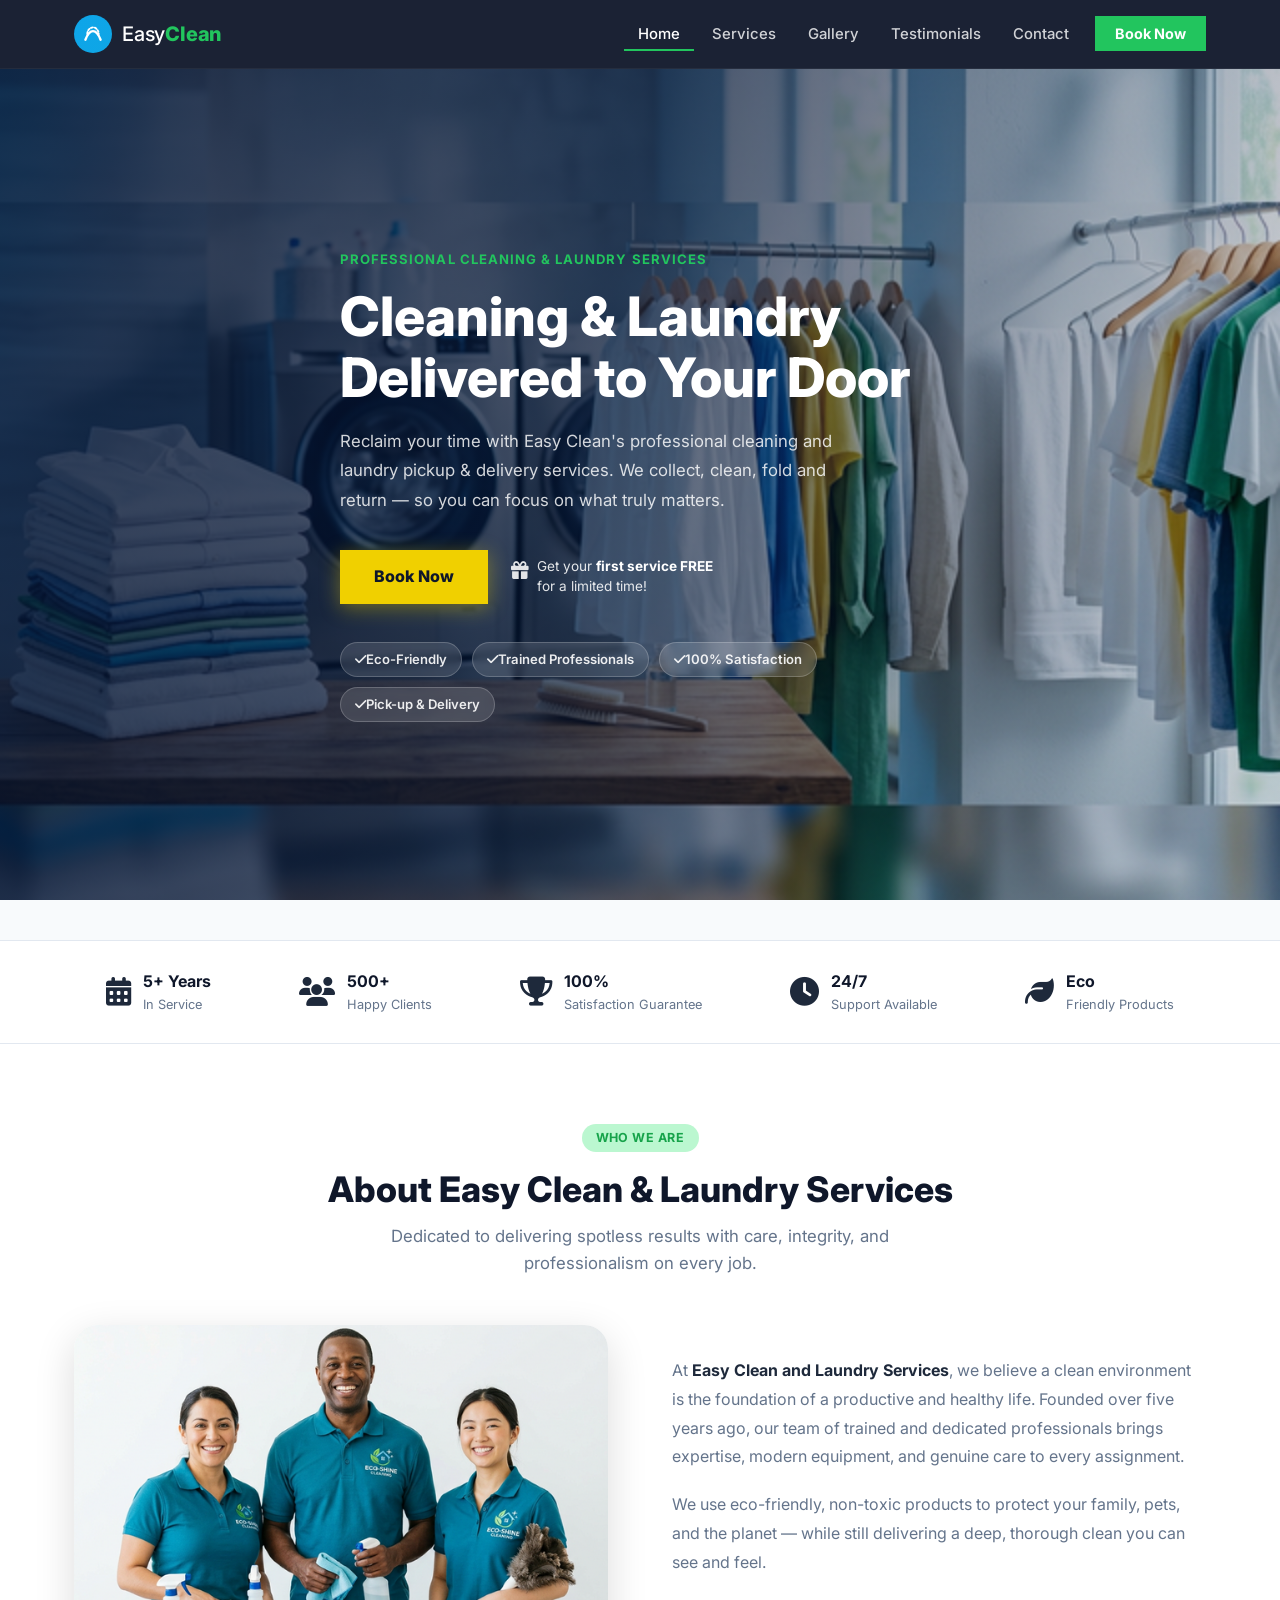
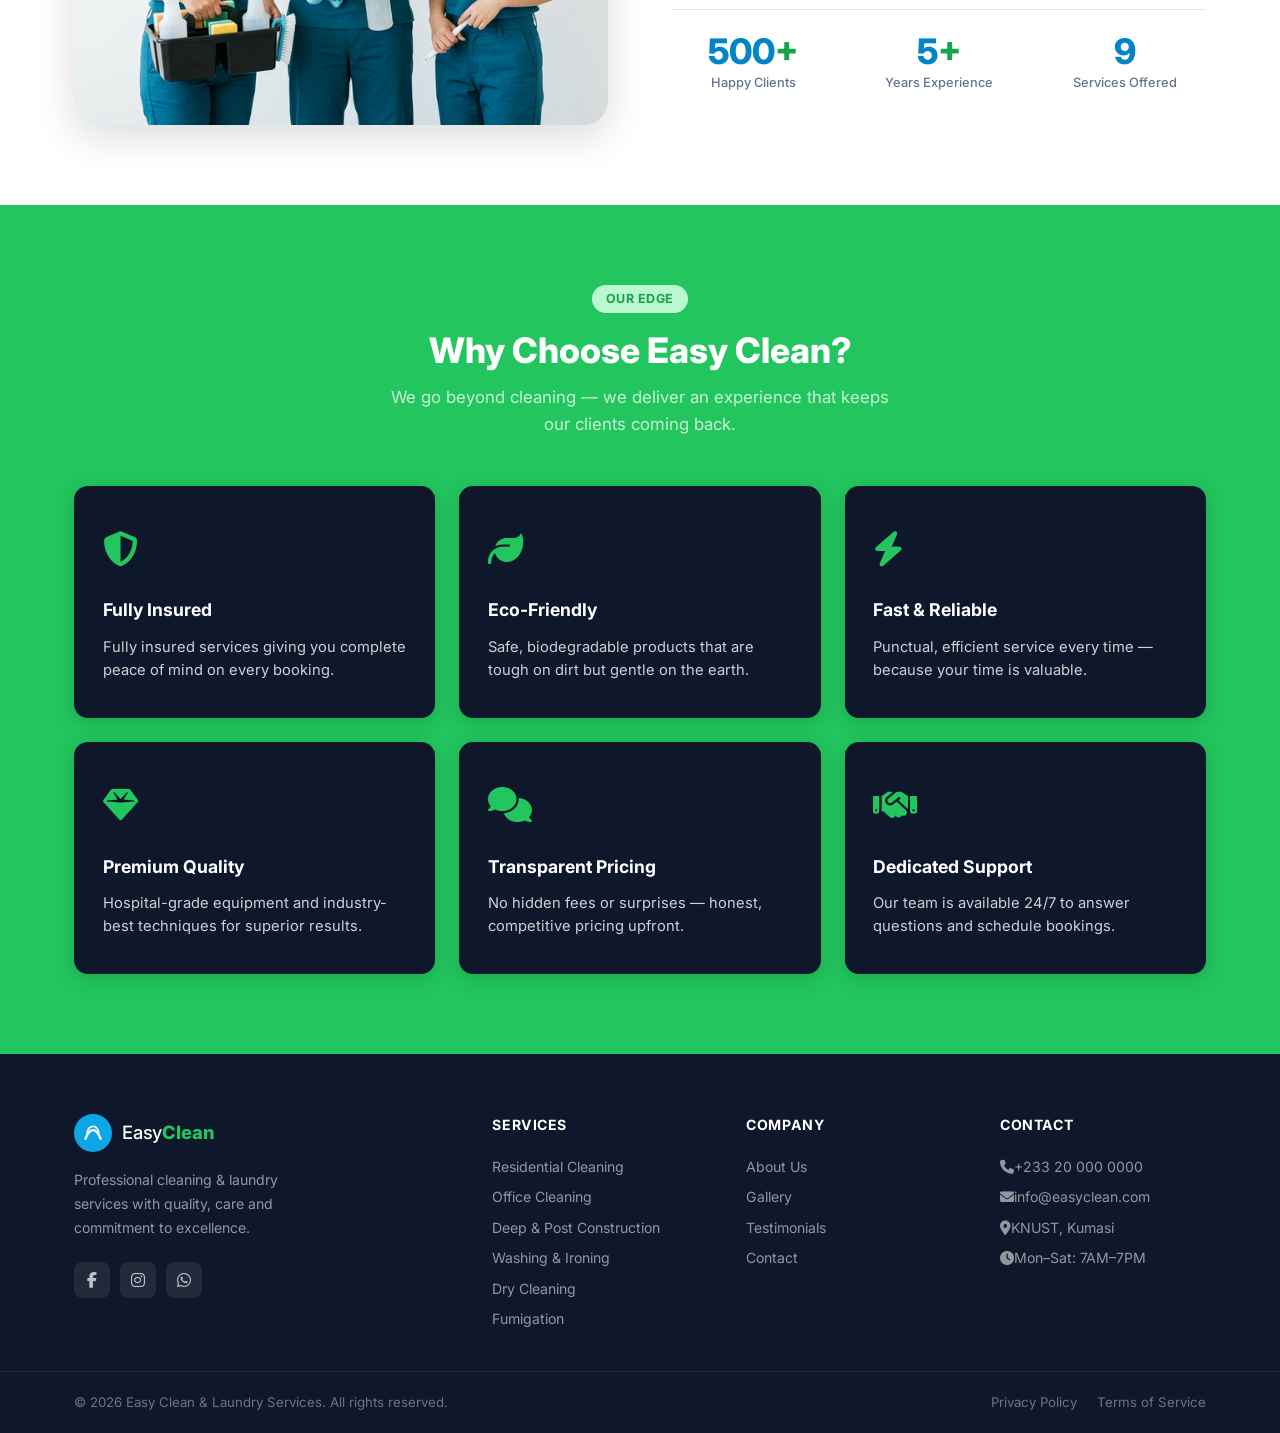
<file: index.html>
<!DOCTYPE html>
<html lang="en">

<head>
    <meta charset="UTF-8" />
    <meta name="viewport" content="width=device-width, initial-scale=1.0" />
    <meta name="description"
        content="Easy Clean and Laundry Services — Professional residential, office, deep cleaning, laundry, dry cleaning, fumigation and pickup & delivery solutions." />
    <title>Home | Easy Clean & Laundry Services</title>
    <link rel="preconnect" href="https://fonts.googleapis.com" />
    <link rel="preconnect" href="https://fonts.gstatic.com" crossorigin />
    <link rel="stylesheet" href="https://cdnjs.cloudflare.com/ajax/libs/font-awesome/6.5.1/css/all.min.css" crossorigin="anonymous" />
    <link href="https://fonts.googleapis.com/css2?family=Inter:wght@400;500;600;700;800&display=swap"
        rel="stylesheet" />
    <link rel="stylesheet" href="styles.css" />
</head>

<body>

    <!-- ===== NAVBAR ===== -->
    <header class="navbar" id="navbar">
        <div class="nav-container">
            <a class="logo" href="index.html">
                <div class="logo-icon">
                    <svg viewBox="0 0 40 40" fill="none" xmlns="http://www.w3.org/2000/svg">
                        <circle cx="20" cy="20" r="20" fill="url(#lg)" />
                        <path d="M12 26c2-5 5-9 8-9s6 4 8 9" stroke="#fff" stroke-width="2.5" stroke-linecap="round" />
                        <path d="M14 20c0-4 3-7 6-7s6 3 6 7" stroke="#fff" stroke-width="2" stroke-linecap="round"
                            stroke-dasharray="2 2" />
                        <defs>
                            <linearGradient id="lg" x1="0" y1="0" x2="40" y2="40">
                                <stop offset="0%" stop-color="#0ea5e9" />
                                <stop offset="100%" stop-color="#22c55e" />
                            </linearGradient>
                        </defs>
                    </svg>
                </div>
                <span class="logo-text">Easy<strong>Clean</strong></span>
            </a>

            <nav>
                <ul class="nav-menu" id="navMenu">
                    <li><a href="index.html" class="nav-link active">Home</a></li>
                    <li><a href="services.html" class="nav-link">Services</a></li>
                    <li><a href="gallery.html" class="nav-link">Gallery</a></li>
                    <li><a href="testimonials.html" class="nav-link">Testimonials</a></li>
                    <li><a href="contact.html" class="nav-link">Contact</a></li>
                    <li><a href="contact.html" class="nav-cta">Book Now</a></li>
                </ul>
            </nav>

            <button class="hamburger" id="hamburger" aria-label="Toggle menu">
                <span></span><span></span><span></span>
            </button>
        </div>
    </header>

    <main>

        <!-- Hero -->
        <!-- Full-width background hero -->
        <section class="hero">
            <!-- background image + dark overlay handled in CSS via hero class -->
            <div class="hero-overlay"></div>
            <div class="container hero-inner">
                <div class="hero-content">
                    <span class="hero-eyebrow">Professional Cleaning &amp; Laundry Services</span>
                    <h1 class="hero-title">Cleaning &amp; Laundry<br>Delivered to Your Door</h1>
                    <p class="hero-subtitle">Reclaim your time with Easy Clean's professional cleaning and laundry
                        pickup &amp; delivery services. We collect, clean, fold and return — so you can focus on what
                        truly matters.</p>
                    <div class="hero-cta-row">
                        <a href="contact.html" class="hero-btn">Book Now</a>
                        <div class="hero-cta-note">
                            <span class="hero-cta-note-icon"><i class="fa-solid fa-gift"></i></span>
                            <span>Get your <strong>first service FREE</strong><br>for a limited time!</span>
                        </div>
                    </div>
                    <div class="hero-pills">
                        <span class="hero-pill"><i class="fa-solid fa-check"></i> Eco-Friendly</span>
                        <span class="hero-pill"><i class="fa-solid fa-check"></i> Trained Professionals</span>
                        <span class="hero-pill"><i class="fa-solid fa-check"></i> 100% Satisfaction</span>
                        <span class="hero-pill"><i class="fa-solid fa-check"></i> Pick-up &amp; Delivery</span>
                    </div>
                </div>
            </div>
        </section>

        <!-- Trust Badges -->
        <div class="trust-bar">
            <div class="container">
                <div class="trust-badges">
                    <div class="trust-badge">
                        <div class="tb-icon"><i    class="fa-solid fa-calendar-days"></i></div>
                        <div class="tb-text"><strong>5+ Years</strong><span>In Service</span></div>
                    </div>
                    <div class="trust-badge">
                        <div class="tb-icon"><i class="fa-solid fa-users"></i></div>
                        <div class="tb-text"><strong>500+</strong><span>Happy Clients</span></div>
                    </div>
                    <div class="trust-badge">
                        <div class="tb-icon"><i class="fa-solid fa-trophy"></i></div>
                        <div class="tb-text"><strong>100%</strong><span>Satisfaction Guarantee</span></div>
                    </div>
                    <div class="trust-badge">
                        <div class="tb-icon"><i class="fa-solid fa-clock"></i></div>
                        <div class="tb-text"><strong>24/7</strong><span>Support Available</span></div>
                    </div>
                    <div class="trust-badge">
                        <div class="tb-icon"><i class="fa-solid fa-leaf"></i></div>
                        <div class="tb-text"><strong>Eco</strong><span>Friendly Products</span></div>
                    </div>
                </div>
            </div>
        </div>

        <!-- About -->
        <section class="about-section">
            <div class="container">
                <div class="section-header">
                    <span class="section-tag">Who We Are</span>
                    <h2>About Easy Clean &amp; Laundry Services</h2>
                    <p>Dedicated to delivering spotless results with care, integrity, and professionalism on every job.
                    </p>
                </div>
                <div class="about-grid">
                    <div class="about-img-col">
                        <img src="images/team.png" alt="Our professional cleaning team" />
                    </div>
                    <div class="about-text-col">
                        <p>At <strong>Easy Clean and Laundry Services</strong>, we believe a clean environment is the
                            foundation of a productive and healthy life. Founded over five years ago, our team of
                            trained and dedicated professionals brings expertise, modern equipment, and genuine care to
                            every assignment.</p>
                        <p>We use eco-friendly, non-toxic products to protect your family, pets, and the planet — while
                            still delivering a deep, thorough clean you can see and feel.</p>
                        <div class="about-stats">
                            <div class="a-stat">
                                <div class="a-stat-num">500<span>+</span></div>
                                <div class="a-stat-label">Happy Clients</div>
                            </div>
                            <div class="a-stat">
                                <div class="a-stat-num">5<span>+</span></div>
                                <div class="a-stat-label">Years Experience</div>
                            </div>
                            <div class="a-stat">
                                <div class="a-stat-num">9</div>
                                <div class="a-stat-label">Services Offered</div>
                            </div>
                        </div>
                    </div>
                </div>
            </div>
        </section>

        <!-- Why Choose Us -->
        <section class="why-section">
            <div class="container">
                <div class="section-header light">
                    <span class="section-tag">Our Edge</span>
                    <h2>Why Choose Easy Clean?</h2>
                    <p>We go beyond cleaning — we deliver an experience that keeps our clients coming back.</p>
                </div>
                <div class="why-grid">
                    <div class="why-card">
                        <div class="why-icon"><i class="fa-solid fa-shield-halved"></i></div>
                        <h3>Fully Insured</h3>
                        <p>Fully insured services giving you complete peace of mind on every booking.</p>
                    </div>
                    <div class="why-card">
                        <div class="why-icon"><i class="fa-solid fa-leaf"></i></div>
                        <h3>Eco-Friendly</h3>
                        <p>Safe, biodegradable products that are tough on dirt but gentle on the earth.</p>
                    </div>
                    <div class="why-card">
                        <div class="why-icon"><i class="fa-solid fa-bolt"></i></div>
                        <h3>Fast &amp; Reliable</h3>
                        <p>Punctual, efficient service every time — because your time is valuable.</p>
                    </div>
                    <div class="why-card">
                        <div class="why-icon"><i class="fa-solid fa-gem"></i></div>
                        <h3>Premium Quality</h3>
                        <p>Hospital-grade equipment and industry-best techniques for superior results.</p>
                    </div>
                    <div class="why-card">
                        <div class="why-icon"><i class="fa-solid fa-comments"></i></div>
                        <h3>Transparent Pricing</h3>
                        <p>No hidden fees or surprises — honest, competitive pricing upfront.</p>
                    </div>
                    <div class="why-card">
                        <div class="why-icon"><i class="fa-solid fa-handshake"></i></div>
                        <h3>Dedicated Support</h3>
                        <p>Our team is available 24/7 to answer questions and schedule bookings.</p>
                    </div>
                </div>
            </div>
        </section>

    </main>

    <!-- ===== FOOTER ===== -->
    <footer>
        <div class="footer-main">
            <div class="container footer-grid">
                <div class="footer-brand">
                    <a class="logo footer-logo" href="index.html">
                        <div class="logo-icon">
                            <svg viewBox="0 0 40 40" fill="none" xmlns="http://www.w3.org/2000/svg">
                                <circle cx="20" cy="20" r="20" fill="url(#lg2)" />
                                <path d="M12 26c2-5 5-9 8-9s6 4 8 9" stroke="#fff" stroke-width="2.5"
                                    stroke-linecap="round" />
                                <path d="M14 20c0-4 3-7 6-7s6 3 6 7" stroke="#fff" stroke-width="2"
                                    stroke-linecap="round" stroke-dasharray="2 2" />
                                <defs>
                                    <linearGradient id="lg2" x1="0" y1="0" x2="40" y2="40">
                                        <stop offset="0%" stop-color="#0ea5e9" />
                                        <stop offset="100%" stop-color="#22c55e" />
                                    </linearGradient>
                                </defs>
                            </svg>
                        </div>
                        <span class="logo-text">Easy<strong>Clean</strong></span>
                    </a>
                    <p>Professional cleaning &amp; laundry services with quality, care and commitment to excellence.</p>
                    <div class="footer-socials">
                        <a href="#" aria-label="Facebook"><i class="fa-brands fa-facebook-f"></i></a>
                        <a href="#" aria-label="Instagram"><i class="fa-brands fa-instagram"></i></a>
                        <a href="#" aria-label="WhatsApp"><i class="fa-brands fa-whatsapp"></i></a>
                    </div>
                </div>
                <div class="footer-col">
                    <h5>Services</h5>
                    <ul>
                        <li><a href="services.html">Residential Cleaning</a></li>
                        <li><a href="services.html">Office Cleaning</a></li>
                        <li><a href="services.html">Deep &amp; Post Construction</a></li>
                        <li><a href="services.html">Washing &amp; Ironing</a></li>
                        <li><a href="services.html">Dry Cleaning</a></li>
                        <li><a href="services.html">Fumigation</a></li>
                    </ul>
                </div>
                <div class="footer-col">
                    <h5>Company</h5>
                    <ul>
                        <li><a href="index.html">About Us</a></li>
                        <li><a href="gallery.html">Gallery</a></li>
                        <li><a href="testimonials.html">Testimonials</a></li>
                        <li><a href="contact.html">Contact</a></li>
                    </ul>
                </div>
                <div class="footer-col">
                    <h5>Contact</h5>
                    <ul>
                        <li><i class="fa-solid fa-phone"></i>+233 20 000 0000</li>
                        <li><i class="fa-solid fa-envelope"></i>info@easyclean.com</li>
                        <li><i class="fa-solid fa-location-dot"></i>KNUST, Kumasi</li>
                        <li><i class="fa-solid fa-clock"></i>Mon–Sat: 7AM–7PM</li>
                    </ul>
                </div>
            </div>
        </div>
        <div class="footer-bottom">
            <div class="container footer-bottom-inner">
                <p>© <span class="footer-year"></span> Easy Clean &amp; Laundry Services. All rights reserved.</p>
                <div class="footer-bottom-links">
                    <a href="#">Privacy Policy</a>
                    <a href="#">Terms of Service</a>
                </div>
            </div>
        </div>
    </footer>

    <div id="navBackdrop" class="nav-backdrop"></div>
  <div id="toast" class="toast" role="alert" aria-live="polite"></div>
    <script src="script.js"></script>
</body>

</html>
</file>
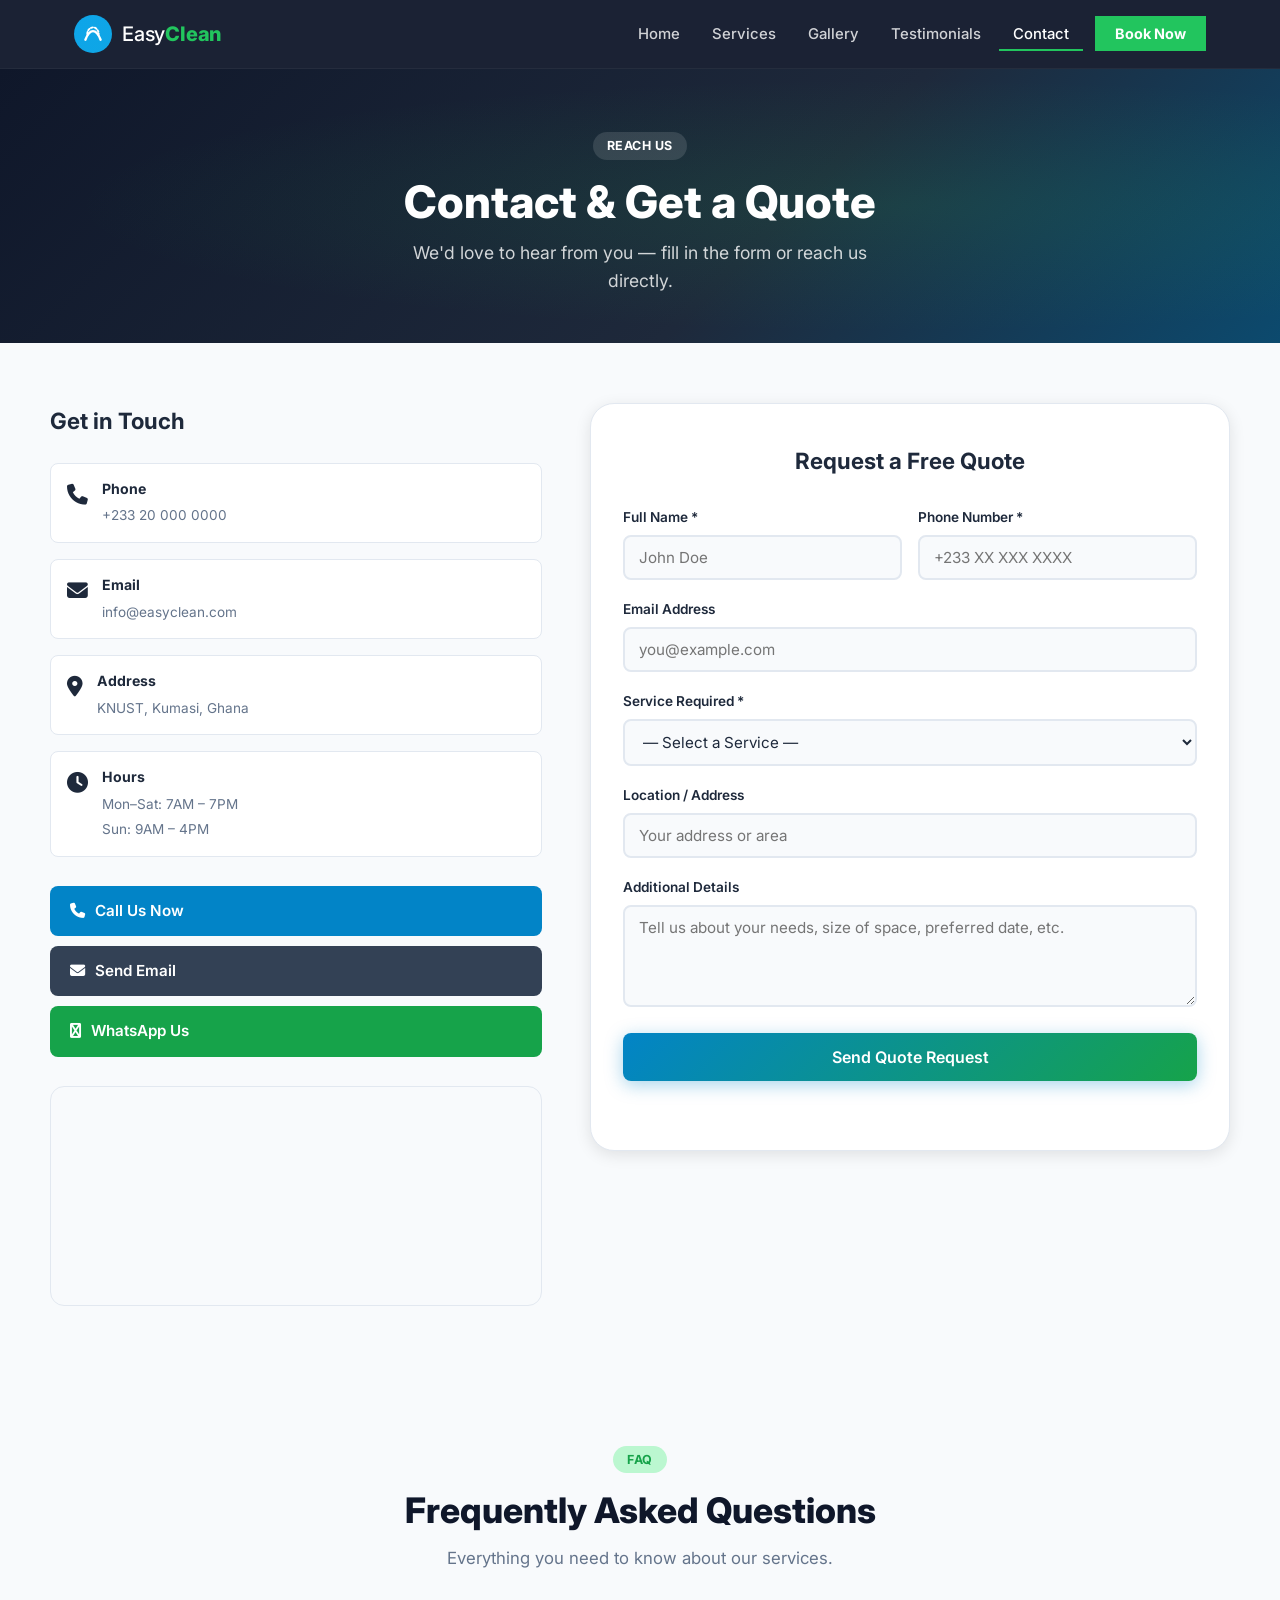
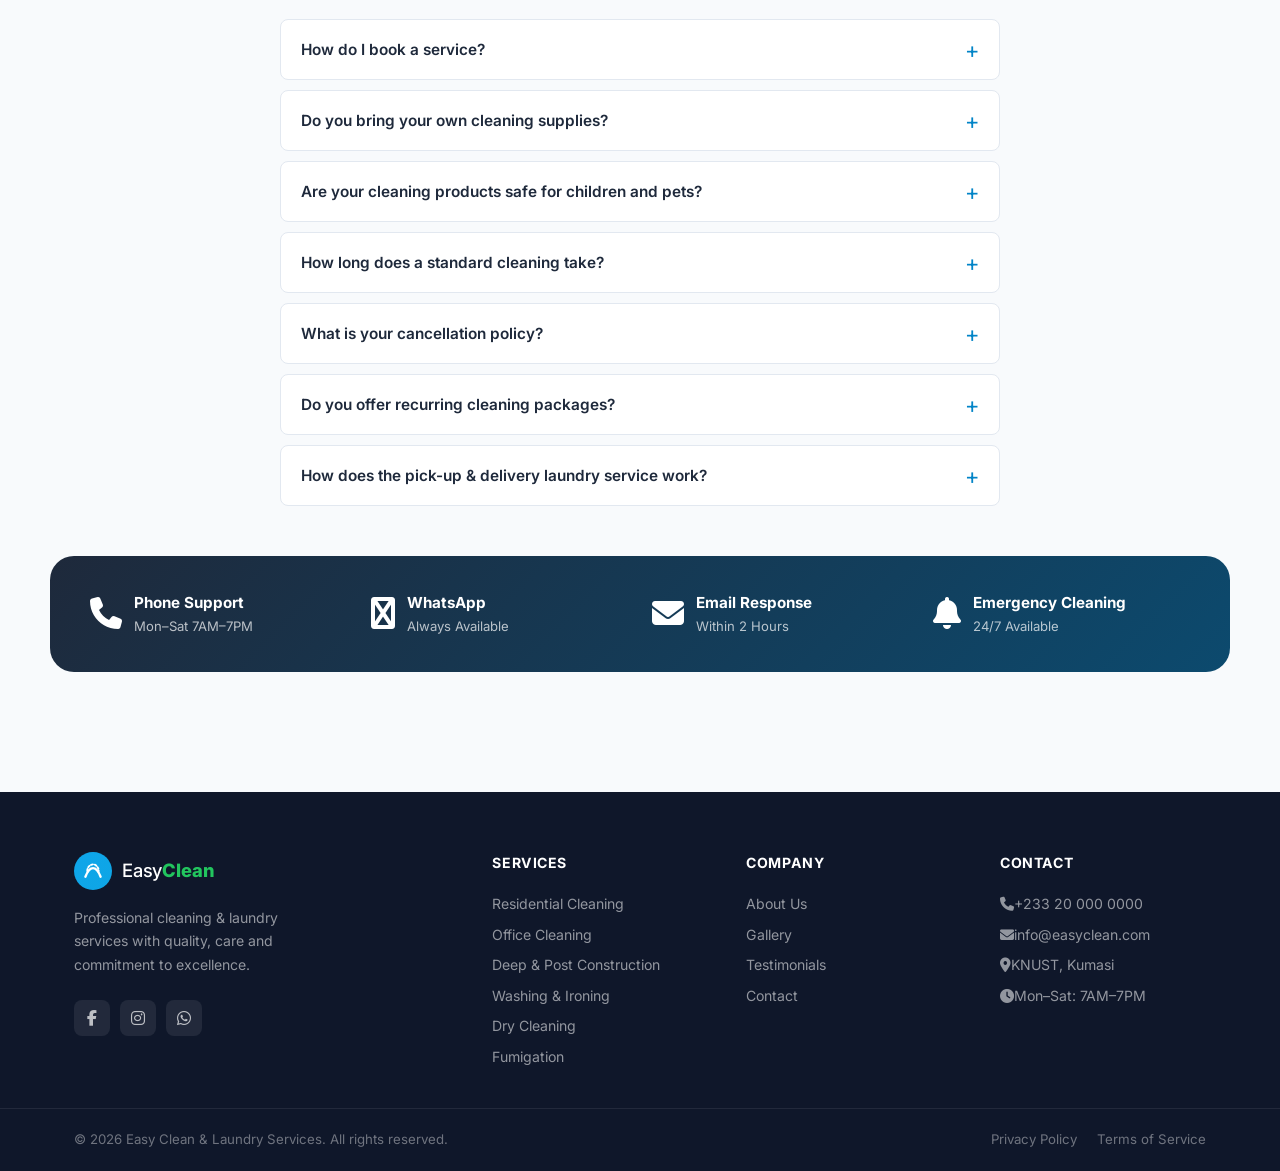
<file: contact.html>
<!DOCTYPE html>
<html lang="en">

<head>
    <meta charset="UTF-8" />
    <meta name="viewport" content="width=device-width, initial-scale=1.0" />
    <meta name="description"
        content="Contact Easy Clean — request a free quote, call, email or WhatsApp us. Find our location and read answers to common questions." />
    <title>Contact | Easy Clean & Laundry Services</title>
    <link rel="preconnect" href="https://fonts.googleapis.com" />
    <link rel="preconnect" href="https://fonts.gstatic.com" crossorigin />
    <link href="https://fonts.googleapis.com/css2?family=Inter:wght@400;500;600;700;800&display=swap"
        rel="stylesheet" />
    <link rel="stylesheet" href="https://cdnjs.cloudflare.com/ajax/libs/font-awesome/6.5.1/css/all.min.css" crossorigin="anonymous" />
    <link rel="stylesheet" href="styles.css" />
</head>

<body>

    <header class="navbar" id="navbar">
        <div class="nav-container">
            <a class="logo" href="index.html">
                <div class="logo-icon">
                    <svg viewBox="0 0 40 40" fill="none" xmlns="http://www.w3.org/2000/svg">
                        <circle cx="20" cy="20" r="20" fill="url(#lg)" />
                        <path d="M12 26c2-5 5-9 8-9s6 4 8 9" stroke="#fff" stroke-width="2.5" stroke-linecap="round" />
                        <path d="M14 20c0-4 3-7 6-7s6 3 6 7" stroke="#fff" stroke-width="2" stroke-linecap="round"
                            stroke-dasharray="2 2" />
                        <defs>
                            <linearGradient id="lg" x1="0" y1="0" x2="40" y2="40">
                                <stop offset="0%" stop-color="#0ea5e9" />
                                <stop offset="100%" stop-color="#22c55e" />
                            </linearGradient>
                        </defs>
                    </svg>
                </div>
                <span class="logo-text">Easy<strong>Clean</strong></span>
            </a>
            <nav>
                <ul class="nav-menu" id="navMenu">
                    <li><a href="index.html" class="nav-link">Home</a></li>
                    <li><a href="services.html" class="nav-link">Services</a></li>
                    <li><a href="gallery.html" class="nav-link">Gallery</a></li>
                    <li><a href="testimonials.html" class="nav-link">Testimonials</a></li>
                    <li><a href="contact.html" class="nav-link active">Contact</a></li>
                    <li><a href="contact.html" class="nav-cta">Book Now</a></li>
                </ul>
            </nav>
            <button class="hamburger" id="hamburger" aria-label="Toggle menu">
                <span></span><span></span><span></span>
            </button>
        </div>
    </header>

    <main>

        <div class="page-hero contact-hero">
            <div class="container">
                <span class="section-tag">Reach Us</span>
                <h1>Contact &amp; Get a Quote</h1>
                <p>We'd love to hear from you — fill in the form or reach us directly.</p>
            </div>
        </div>

        <div class="container contact-body">

            <div class="contact-layout">

                <!-- Left: Info + Buttons -->
                <div class="contact-left">
                    <h3>Get in Touch</h3>

                    <div class="contact-items">
                        <div class="ci-item">
                            <div class="ci-icon"><i class="fa-solid fa-phone"></i></div>
                            <div><strong>Phone</strong><span>+233 20 000 0000</span></div>
                        </div>
                        <div class="ci-item">
                            <div class="ci-icon"><i class="fa-solid fa-envelope"></i></div>
                            <div><strong>Email</strong><span>info@easyclean.com</span></div>
                        </div>
                        <div class="ci-item">
                            <div class="ci-icon"><i class="fa-solid fa-location-dot"></i></div>
                            <div><strong>Address</strong><span>KNUST, Kumasi, Ghana</span></div>
                        </div>
                        <div class="ci-item">
                            <div class="ci-icon"><i class="fa-solid fa-clock"></i></div>
                            <div><strong>Hours</strong><span>Mon–Sat: 7AM – 7PM<br>Sun: 9AM – 4PM</span></div>
                        </div>
                    </div>

                    <div class="contact-btns">
                        <a href="tel:+233200000000" class="contact-action-btn call-btn"><span><i
                                    class="fa-solid fa-phone"></i></span> Call Us Now</a>
                        <a href="mailto:info@easyclean.com" class="contact-action-btn email-btn"><span><i
                                    class="fa-solid fa-envelope"></i></span> Send
                            Email</a>
                        <a href="https://wa.me/233200000000" target="_blank" rel="noopener"
                            class="contact-action-btn whatsapp-btn"><span><i class="fa-solid fa-whatsapp"></i></span>
                            WhatsApp Us</a>
                    </div>

                    <!-- Map -->
                    <div class="map-wrap">
                        <iframe title="Easy Clean Location — KNUST, Kumasi, Ghana"
                            src="https://www.google.com/maps/embed?pb=!1m18!1m12!1m3!1d3962.0!2d-1.5645!3d6.6744!2m3!1f0!2f0!3f0!3m2!1i1024!2i768!4f13.1!3m3!1m2!1s0xfdb96ed7a049b43b%3A0xe40a62a2e9b524a5!2sKwame%20Nkrumah%20University%20of%20Science%20and%20Technology!5e0!3m2!1sen!2sgh!4v1680000000000"
                            allowfullscreen loading="lazy" referrerpolicy="no-referrer-when-downgrade">
                        </iframe>
                    </div>
                </div>

                <!-- Right: Form -->
                <div class="contact-right">
                    <div class="quote-form-card">
                        <h3>Request a Free Quote</h3>
                        <form id="quoteForm" novalidate>
                            <div class="form-row">
                                <div class="form-group">
                                    <label for="fname">Full Name *</label>
                                    <input type="text" id="fname" name="name" placeholder="John Doe" required />
                                </div>
                                <div class="form-group">
                                    <label for="fphone">Phone Number *</label>
                                    <input type="tel" id="fphone" name="phone" placeholder="+233 XX XXX XXXX"
                                        required />
                                </div>
                            </div>
                            <div class="form-group">
                                <label for="femail">Email Address</label>
                                <input type="email" id="femail" name="email" placeholder="you@example.com" />
                            </div>
                            <div class="form-group">
                                <label for="fservice">Service Required *</label>
                                <select id="fservice" name="service" required>
                                    <option value="">— Select a Service —</option>
                                    <option value="residential">Residential Cleaning</option>
                                    <option value="office">Office Cleaning</option>
                                    <option value="deep">Deep &amp; Post Construction Cleaning</option>
                                    <option value="washing">Washing &amp; Ironing</option>
                                    <option value="ironing">Ironing Only</option>
                                    <option value="wash">Wash Only</option>
                                    <option value="dryclean">Dry Cleaning</option>
                                    <option value="pickup">Pick-up &amp; Delivery</option>
                                    <option value="fumigation">Fumigation</option>
                                </select>
                            </div>
                            <div class="form-group">
                                <label for="flocation">Location / Address</label>
                                <input type="text" id="flocation" name="location" placeholder="Your address or area" />
                            </div>
                            <div class="form-group">
                                <label for="fmessage">Additional Details</label>
                                <textarea id="fmessage" name="message" rows="4"
                                    placeholder="Tell us about your needs, size of space, preferred date, etc."></textarea>
                            </div>
                            <button type="submit" class="btn-primary form-submit-btn" id="submitBtn">Send Quote
                                Request</button>
                            <div id="formMsg" class="form-msg" aria-live="polite"></div>
                        </form>
                    </div>
                </div>

            </div>

            <!-- FAQs -->
            <div class="faq-section">
                <div class="section-header">
                    <span class="section-tag">FAQ</span>
                    <h2>Frequently Asked Questions</h2>
                    <p>Everything you need to know about our services.</p>
                </div>
                <div class="faq-list" id="faqList">

                    <div class="faq-item">
                        <button class="faq-q" aria-expanded="false">How do I book a service?</button>
                        <div class="faq-a">
                            <p>You can book through the contact form above, call us directly, send us a WhatsApp message
                                or email. We typically respond within 1 hour during business hours.</p>
                        </div>
                    </div>

                    <div class="faq-item">
                        <button class="faq-q" aria-expanded="false">Do you bring your own cleaning supplies?</button>
                        <div class="faq-a">
                            <p>Yes! Our team arrives fully equipped with all necessary professional-grade, eco-friendly
                                cleaning products and equipment. You don't need to provide anything.</p>
                        </div>
                    </div>

                    <div class="faq-item">
                        <button class="faq-q" aria-expanded="false">Are your cleaning products safe for children and
                            pets?</button>
                        <div class="faq-a">
                            <p>Absolutely. We only use non-toxic, biodegradable, eco-certified products that are safe
                                for families, children and pets.</p>
                        </div>
                    </div>

                    <div class="faq-item">
                        <button class="faq-q" aria-expanded="false">How long does a standard cleaning take?</button>
                        <div class="faq-a">
                            <p>It depends on the size of the space. A typical 2-bedroom home takes 2–3 hours. Office
                                spaces and deep cleans may take longer. We'll give you a time estimate before we begin.
                            </p>
                        </div>
                    </div>

                    <div class="faq-item">
                        <button class="faq-q" aria-expanded="false">What is your cancellation policy?</button>
                        <div class="faq-a">
                            <p>We ask for at least 24 hours' notice for cancellations. Cancellations made less than 24
                                hours before a scheduled job may incur a small fee.</p>
                        </div>
                    </div>

                    <div class="faq-item">
                        <button class="faq-q" aria-expanded="false">Do you offer recurring cleaning packages?</button>
                        <div class="faq-a">
                            <p>Yes! We offer weekly, bi-weekly and monthly packages at discounted rates. Contact us to
                                discuss a recurring plan that suits your budget and needs.</p>
                        </div>
                    </div>

                    <div class="faq-item">
                        <button class="faq-q" aria-expanded="false">How does the pick-up &amp; delivery laundry service
                            work?</button>
                        <div class="faq-a">
                            <p>Simply book a pick-up slot. We collect your laundry, clean and process it at our
                                facility, then return it to your door — usually within 24–48 hours.</p>
                        </div>
                    </div>

                </div>
            </div>

            <!-- Support Bar -->
            <div class="support-bar">
                <div class="sb-item"><span><i class="fa-solid fa-phone"></i></span>
                    <div><strong>Phone Support</strong>
                        <p>Mon–Sat 7AM–7PM</p>
                    </div>
                </div>
                <div class="sb-item"><span><i class="fa-solid fa-whatsapp"></i></span>
                    <div><strong>WhatsApp</strong>
                        <p>Always Available</p>
                    </div>
                </div>
                <div class="sb-item"><span><i class="fa-solid fa-envelope"></i></span>
                    <div><strong>Email Response</strong>
                        <p>Within 2 Hours</p>
                    </div>
                </div>
                <div class="sb-item"><span><i class="fa-solid fa-bell"></i></span>
                    <div><strong>Emergency Cleaning</strong>
                        <p>24/7 Available</p>
                    </div>
                </div>
            </div>

        </div>

    </main>

    <footer>
        <div class="footer-main">
            <div class="container footer-grid">
                <div class="footer-brand">
                    <a class="logo footer-logo" href="index.html">
                        <div class="logo-icon">
                            <svg viewBox="0 0 40 40" fill="none" xmlns="http://www.w3.org/2000/svg">
                                <circle cx="20" cy="20" r="20" fill="url(#lg2)" />
                                <path d="M12 26c2-5 5-9 8-9s6 4 8 9" stroke="#fff" stroke-width="2.5"
                                    stroke-linecap="round" />
                                <path d="M14 20c0-4 3-7 6-7s6 3 6 7" stroke="#fff" stroke-width="2"
                                    stroke-linecap="round" stroke-dasharray="2 2" />
                                <defs>
                                    <linearGradient id="lg2" x1="0" y1="0" x2="40" y2="40">
                                        <stop offset="0%" stop-color="#0ea5e9" />
                                        <stop offset="100%" stop-color="#22c55e" />
                                    </linearGradient>
                                </defs>
                            </svg>
                        </div>
                        <span class="logo-text">Easy<strong>Clean</strong></span>
                    </a>
                    <p>Professional cleaning &amp; laundry services with quality, care and commitment to excellence.</p>
                    <div class="footer-socials">
                        <a href="#" aria-label="Facebook"><i class="fa-brands fa-facebook-f"></i></a>
                        <a href="#" aria-label="Instagram"><i class="fa-brands fa-instagram"></i></a>
                        <a href="#" aria-label="WhatsApp"><i class="fa-brands fa-whatsapp"></i></a>
                    </div>
                </div>
                <div class="footer-col">
                    <h5>Services</h5>
                    <ul>
                        <li><a href="services.html">Residential Cleaning</a></li>
                        <li><a href="services.html">Office Cleaning</a></li>
                        <li><a href="services.html">Deep &amp; Post Construction</a></li>
                        <li><a href="services.html">Washing &amp; Ironing</a></li>
                        <li><a href="services.html">Dry Cleaning</a></li>
                        <li><a href="services.html">Fumigation</a></li>
                    </ul>
                </div>
                <div class="footer-col">
                    <h5>Company</h5>
                    <ul>
                        <li><a href="index.html">About Us</a></li>
                        <li><a href="gallery.html">Gallery</a></li>
                        <li><a href="testimonials.html">Testimonials</a></li>
                        <li><a href="contact.html">Contact</a></li>
                    </ul>
                </div>
                <div class="footer-col">
                    <h5>Contact</h5>
                    <ul>
                        <li><i class="fa-solid fa-phone"></i>+233 20 000 0000</li>
                        <li><i class="fa-solid fa-envelope"></i>info@easyclean.com</li>
                        <li><i class="fa-solid fa-location-dot"></i>KNUST, Kumasi</li>
                        <li><i class="fa-solid fa-clock"></i>Mon–Sat: 7AM–7PM</li>
                    </ul>
                </div>
            </div>
        </div>
        <div class="footer-bottom">
            <div class="container footer-bottom-inner">
                <p>© <span class="footer-year"></span> Easy Clean &amp; Laundry Services. All rights reserved.</p>
                <div class="footer-bottom-links">
                    <a href="#">Privacy Policy</a>
                    <a href="#">Terms of Service</a>
                </div>
            </div>
        </div>
    </footer>

    <div id="navBackdrop" class="nav-backdrop"></div>
    <div id="toast" class="toast" role="alert" aria-live="polite"></div>
    <script src="script.js"></script>
</body>

</html>
</file>
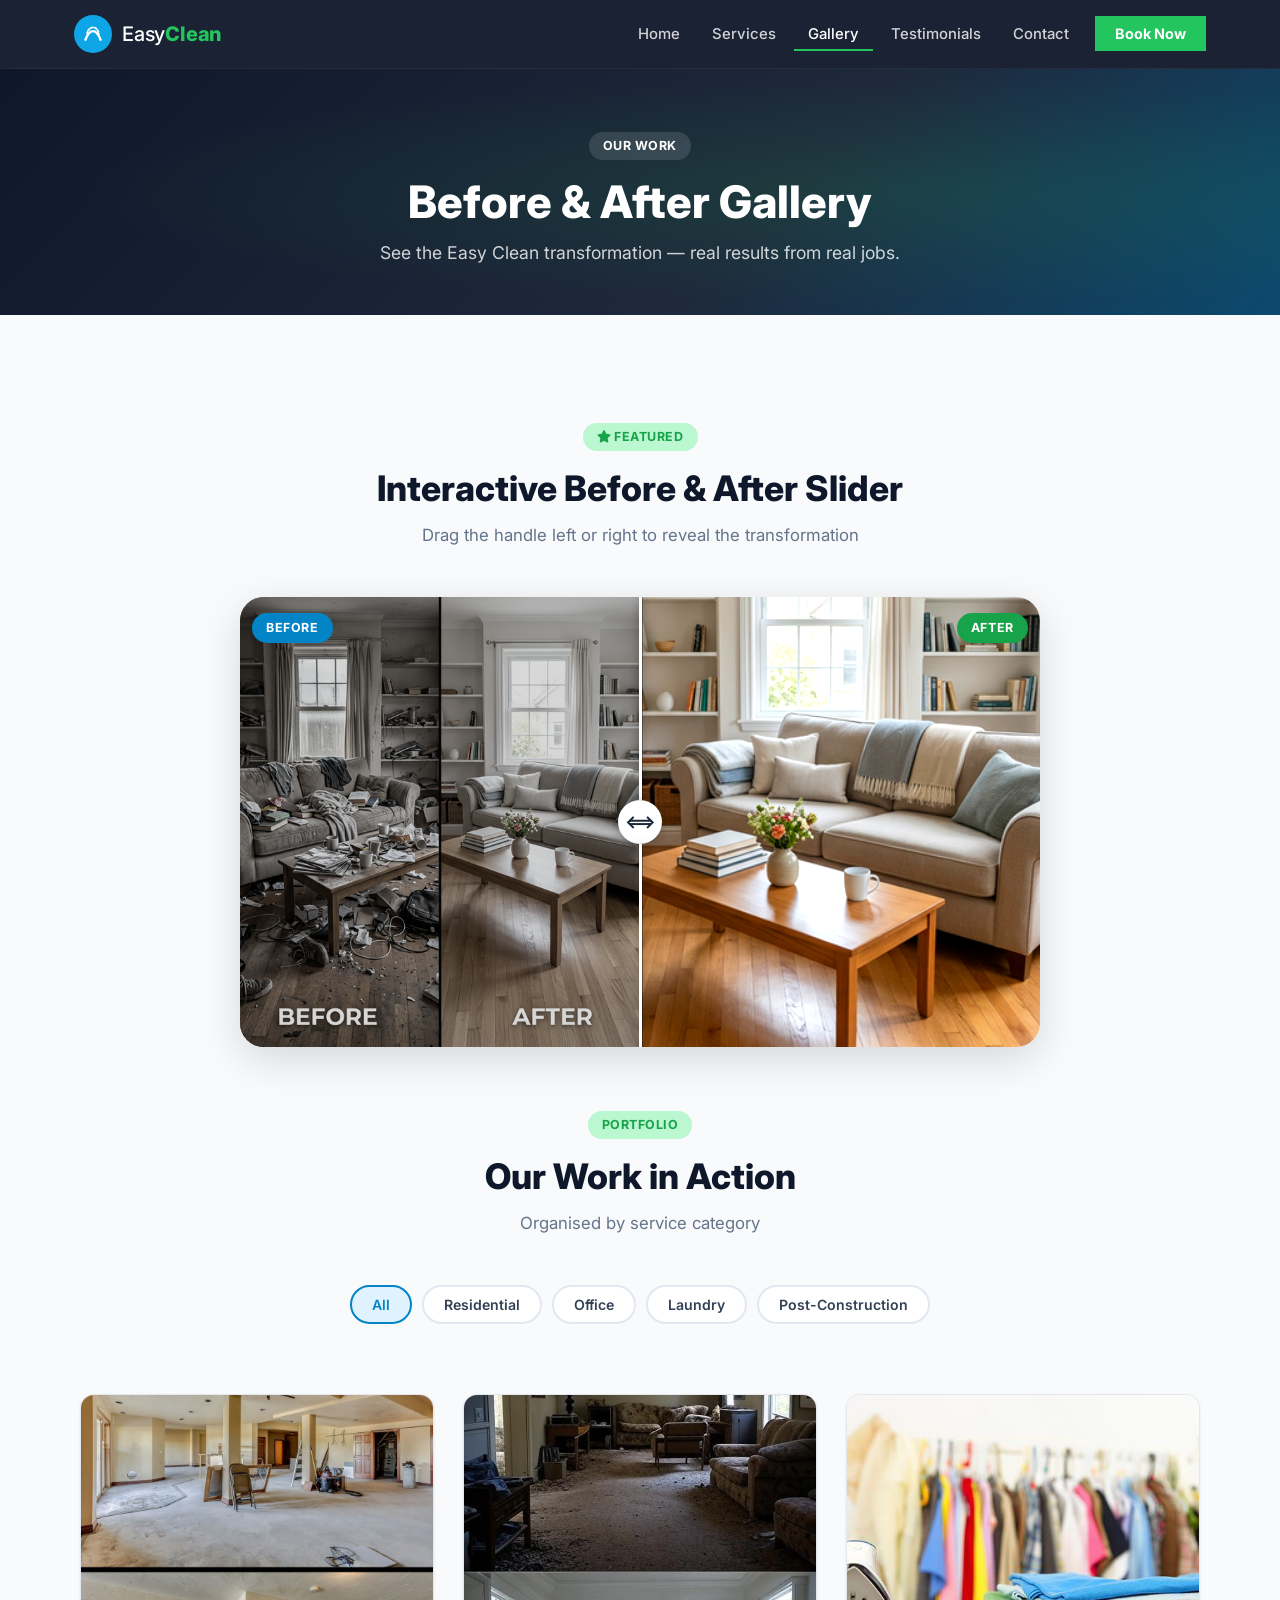
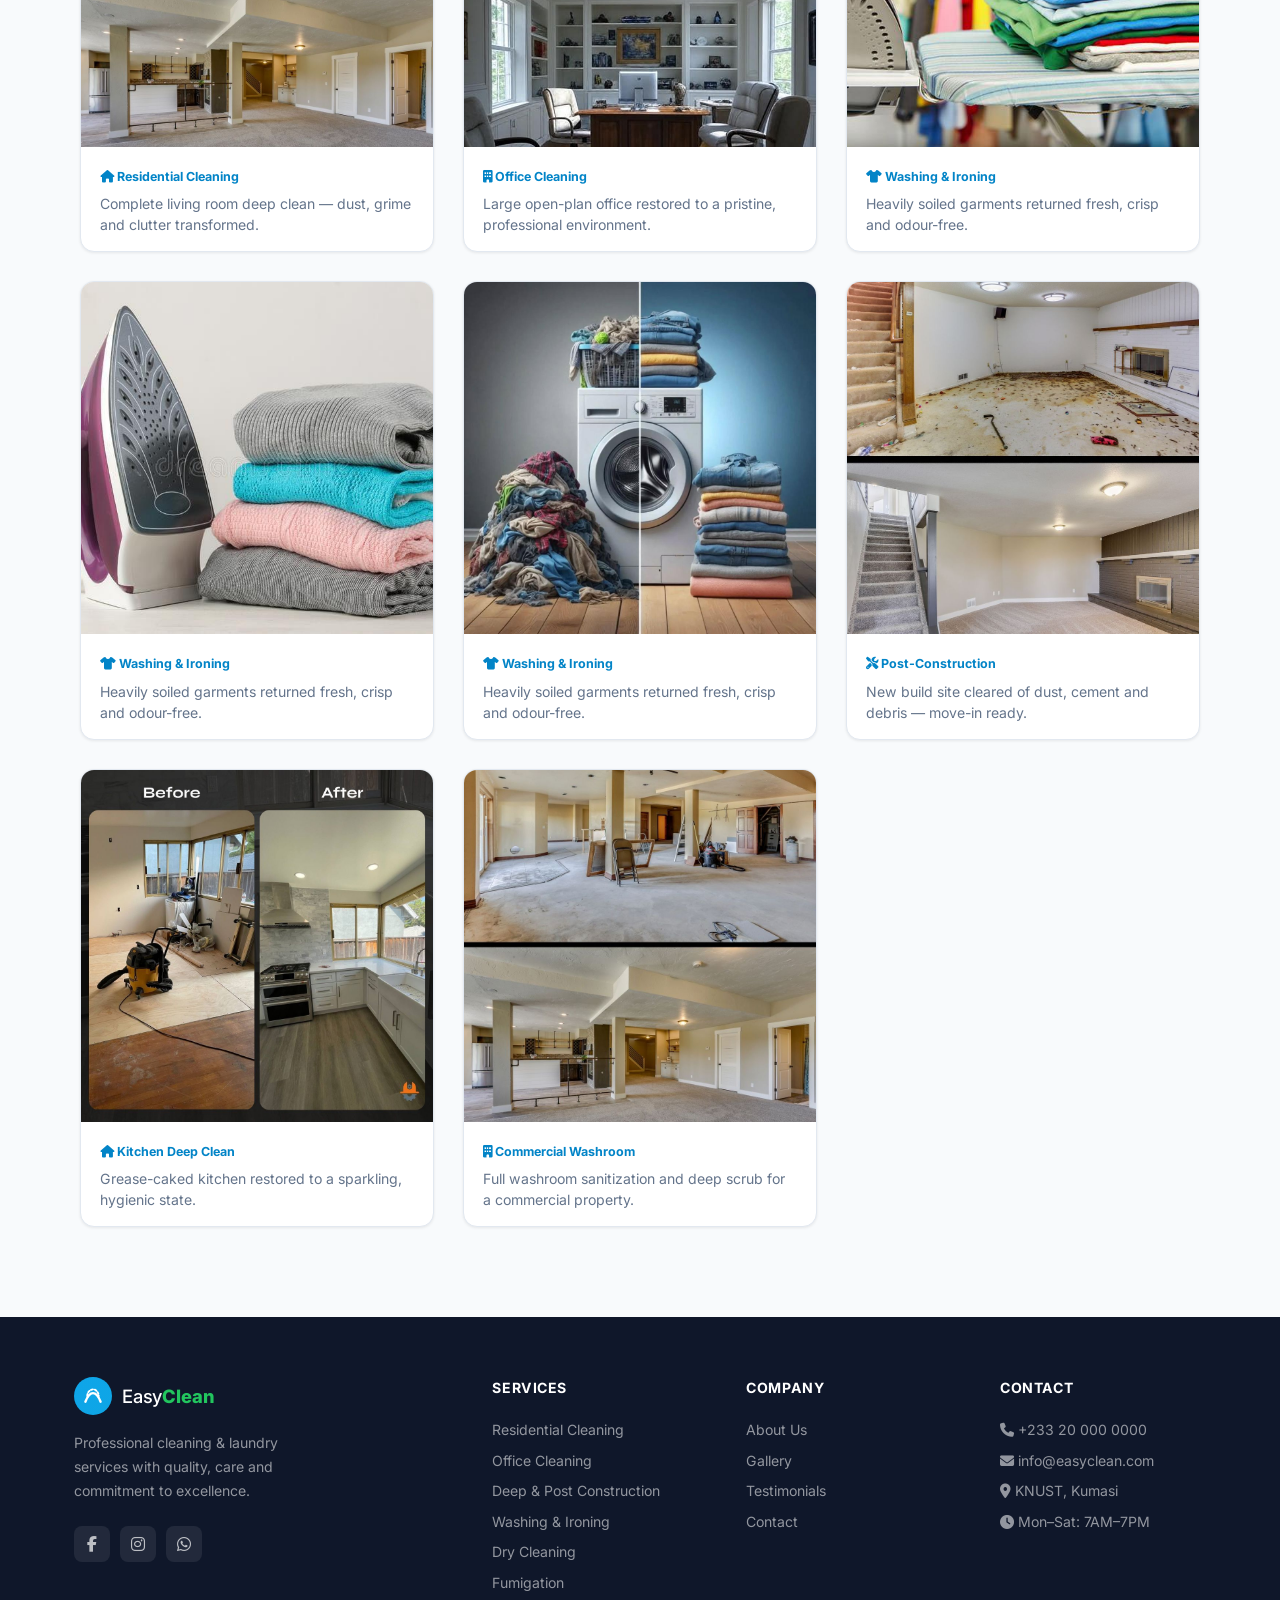
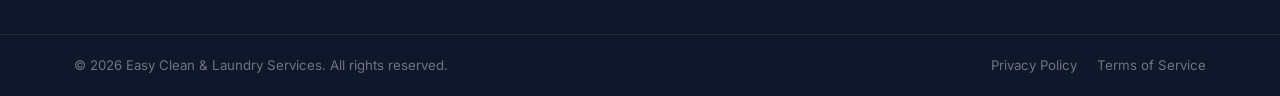
<file: gallery.html>
<!DOCTYPE html>
<html lang="en">

<head>
    <meta charset="UTF-8" />
    <meta name="viewport" content="width=device-width, initial-scale=1.0" />
    <meta name="description"
        content="See real before & after cleaning transformations by Easy Clean — residential, office, laundry and post-construction cleaning gallery." />
    <title>Gallery | Easy Clean & Laundry Services</title>
    <link rel="preconnect" href="https://fonts.googleapis.com" />
    <link rel="preconnect" href="https://fonts.gstatic.com" crossorigin />
    <link href="https://fonts.googleapis.com/css2?family=Inter:wght@400;500;600;700;800&display=swap"
        rel="stylesheet" />
    <link rel="stylesheet" href="https://cdnjs.cloudflare.com/ajax/libs/font-awesome/6.5.1/css/all.min.css" crossorigin="anonymous" />
    <link rel="stylesheet" href="styles.css" />
</head>

<body>

    <header class="navbar" id="navbar">
        <div class="nav-container">
            <a class="logo" href="index.html">
                <div class="logo-icon">
                    <svg viewBox="0 0 40 40" fill="none" xmlns="http://www.w3.org/2000/svg">
                        <circle cx="20" cy="20" r="20" fill="url(#lg)" />
                        <path d="M12 26c2-5 5-9 8-9s6 4 8 9" stroke="#fff" stroke-width="2.5" stroke-linecap="round" />
                        <path d="M14 20c0-4 3-7 6-7s6 3 6 7" stroke="#fff" stroke-width="2" stroke-linecap="round"
                            stroke-dasharray="2 2" />
                        <defs>
                            <linearGradient id="lg" x1="0" y1="0" x2="40" y2="40">
                                <stop offset="0%" stop-color="#0ea5e9" />
                                <stop offset="100%" stop-color="#22c55e" />
                            </linearGradient>
                        </defs>
                    </svg>
                </div>
                <span class="logo-text">Easy<strong>Clean</strong></span>
            </a>
            <nav>
                <ul class="nav-menu" id="navMenu">
                    <li><a href="index.html" class="nav-link">Home</a></li>
                    <li><a href="services.html" class="nav-link">Services</a></li>
                    <li><a href="gallery.html" class="nav-link active">Gallery</a></li>
                    <li><a href="testimonials.html" class="nav-link">Testimonials</a></li>
                    <li><a href="contact.html" class="nav-link">Contact</a></li>
                    <li><a href="contact.html" class="nav-cta">Book Now</a></li>
                </ul>
            </nav>
            <button class="hamburger" id="hamburger" aria-label="Toggle menu">
                <span></span><span></span><span></span>
            </button>
        </div>
    </header>

    <main>

        <div class="page-hero gallery-hero">
            <div class="container">
                <span class="section-tag">Our Work</span>
                <h1>Before &amp; After Gallery</h1>
                <p>See the Easy Clean transformation — real results from real jobs.</p>
            </div>
        </div>

        <div class="container gallery-body">

            <!-- Drag Slider -->
            <div class="section-header" style="margin-top:3rem;">
                <span class="section-tag"><i class="fa-solid fa-star"></i> Featured</span>
                <h2>Interactive Before &amp; After Slider</h2>
                <p>Drag the handle left or right to reveal the transformation</p>
            </div>

            <div class="slider-container" id="compareSlider">
                <div class="slider-after">
                    <img src="images/before_after.png" alt="After cleaning" class="slider-img slider-img-after" />
                    <span class="slider-label label-after">AFTER</span>
                </div>
                <div class="slider-before" id="sliderBefore">
                    <img src="images/before_after.png" alt="Before cleaning" class="slider-img slider-img-before" />
                    <span class="slider-label label-before">BEFORE</span>
                </div>
                <div class="slider-handle" id="sliderHandle">
                    <div class="handle-line"></div>
                    <div class="handle-circle"><span class="handle-arrows">⟺</span></div>
                    <div class="handle-line"></div>
                </div>
            </div>

            <!-- Side by Side Cards -->
            <div class="section-header" style="margin-top:4rem;">
                <span class="section-tag">Portfolio</span>
                <h2>Our Work in Action</h2>
                <p>Organised by service category</p>
            </div>

            <div class="gallery-filters">
                <button class="filter-btn active" data-filter="all">All</button>
                <button class="filter-btn" data-filter="residential">Residential</button>
                <button class="filter-btn" data-filter="office">Office</button>
                <button class="filter-btn" data-filter="laundry">Laundry</button>
                <button class="filter-btn" data-filter="construction">Post-Construction</button>
            </div>

            <div class="gallery-grid" id="galleryGrid">

                <div class="gallery-card" data-category="residential">
                    <div class="gc-image">
                        <img src="images/bf1.jpeg" alt="Residential Cleaning" />
                    </div>
                    <div class="gc-info">
                        <span class="gc-category"><i class="fa-solid fa-house"></i> Residential Cleaning</span>
                        <p>Complete living room deep clean — dust, grime and clutter transformed.</p>
                    </div>
                </div>

                <div class="gallery-card" data-category="office">
                    <div class="gc-image">
                        <img src="images/bf2.jpeg" alt="Office Cleaning" />
                    </div>
                    <div class="gc-info">
                        <span class="gc-category"><i class="fa-solid fa-building"></i> Office Cleaning</span>
                        <p>Large open-plan office restored to a pristine, professional environment.</p>
                    </div>
                </div>

                <div class="gallery-card" data-category="laundry">
                    <div class="gc-image">
                        <img src="images/laundry2.jpeg" alt="Washing & Ironing" />
                    </div>
                    <div class="gc-info">
                        <span class="gc-category"><i class="fa-solid fa-shirt"></i> Washing &amp; Ironing</span>
                        <p>Heavily soiled garments returned fresh, crisp and odour-free.</p>
                    </div>
                </div>

                <div class="gallery-card" data-category="laundry">
                    <div class="gc-image">
                        <img src="images/laundry.jpeg" alt="Washing & Ironing" />
                    </div>
                    <div class="gc-info">
                        <span class="gc-category"><i class="fa-solid fa-shirt"></i> Washing &amp; Ironing</span>
                        <p>Heavily soiled garments returned fresh, crisp and odour-free.</p>
                    </div>
                </div>

                <div class="gallery-card" data-category="laundry">
                    <div class="gc-image">
                        <img src="images/laundry1.jpeg" alt="Washing & Ironing" />
                    </div>
                    <div class="gc-info">
                        <span class="gc-category"><i class="fa-solid fa-shirt"></i> Washing &amp; Ironing</span>
                        <p>Heavily soiled garments returned fresh, crisp and odour-free.</p>
                    </div>
                </div>




                <div class="gallery-card" data-category="construction">
                    <div class="gc-image">
                        <img src="images/bf4.jpeg" alt="Post-Construction Cleaning" />
                    </div>
                    <div class="gc-info">
                        <span class="gc-category"><i class="fa-solid fa-screwdriver-wrench"></i> Post-Construction</span>
                        <p>New build site cleared of dust, cement and debris — move-in ready.</p>
                    </div>
                </div>

                <div class="gallery-card" data-category="residential">
                    <div class="gc-image">
                        <img src="images/bf5.jpeg" alt="Kitchen Cleaning" />
                    </div>
                    <div class="gc-info">
                        <span class="gc-category"><i class="fa-solid fa-house"></i> Kitchen Deep Clean</span>
                        <p>Grease-caked kitchen restored to a sparkling, hygienic state.</p>
                    </div>
                </div>

                <div class="gallery-card" data-category="office">
                    <div class="gc-image">
                        <img src="images/bf6.jpeg" alt="Commercial Washroom Cleaning" />
                    </div>
                    <div class="gc-info">
                        <span class="gc-category"><i class="fa-solid fa-building"></i> Commercial Washroom</span>
                        <p>Full washroom sanitization and deep scrub for a commercial property.</p>
                    </div>
                </div>

            </div>
        </div>

    </main>

    <footer>
        <div class="footer-main">
            <div class="container footer-grid">
                <div class="footer-brand">
                    <a class="logo footer-logo" href="index.html">
                        <div class="logo-icon">
                            <svg viewBox="0 0 40 40" fill="none" xmlns="http://www.w3.org/2000/svg">
                                <circle cx="20" cy="20" r="20" fill="url(#lg2)" />
                                <path d="M12 26c2-5 5-9 8-9s6 4 8 9" stroke="#fff" stroke-width="2.5"
                                    stroke-linecap="round" />
                                <path d="M14 20c0-4 3-7 6-7s6 3 6 7" stroke="#fff" stroke-width="2"
                                    stroke-linecap="round" stroke-dasharray="2 2" />
                                <defs>
                                    <linearGradient id="lg2" x1="0" y1="0" x2="40" y2="40">
                                        <stop offset="0%" stop-color="#0ea5e9" />
                                        <stop offset="100%" stop-color="#22c55e" />
                                    </linearGradient>
                                </defs>
                            </svg>
                        </div>
                        <span class="logo-text">Easy<strong>Clean</strong></span>
                    </a>
                    <p>Professional cleaning &amp; laundry services with quality, care and commitment to excellence.</p>
                    <div class="footer-socials">
                        <a href="#" aria-label="Facebook"><i class="fa-brands fa-facebook-f"></i></a>
                        <a href="#" aria-label="Instagram"><i class="fa-brands fa-instagram"></i></a>
                        <a href="#" aria-label="WhatsApp"><i class="fa-brands fa-whatsapp"></i></a>
                    </div>
                </div>
                <div class="footer-col">
                    <h5>Services</h5>
                    <ul>
                        <li><a href="services.html">Residential Cleaning</a></li>
                        <li><a href="services.html">Office Cleaning</a></li>
                        <li><a href="services.html">Deep &amp; Post Construction</a></li>
                        <li><a href="services.html">Washing &amp; Ironing</a></li>
                        <li><a href="services.html">Dry Cleaning</a></li>
                        <li><a href="services.html">Fumigation</a></li>
                    </ul>
                </div>
                <div class="footer-col">
                    <h5>Company</h5>
                    <ul>
                        <li><a href="index.html">About Us</a></li>
                        <li><a href="gallery.html">Gallery</a></li>
                        <li><a href="testimonials.html">Testimonials</a></li>
                        <li><a href="contact.html">Contact</a></li>
                    </ul>
                </div>
                <div class="footer-col">
                    <h5>Contact</h5>
                    <ul>
                        <li><i class="fa-solid fa-phone"></i> +233 20 000 0000</li>
                        <li><i class="fa-solid fa-envelope"></i> info@easyclean.com</li>
                        <li><i class="fa-solid fa-location-dot"></i> KNUST, Kumasi</li>
                        <li><i class="fa-solid fa-clock"></i> Mon–Sat: 7AM–7PM</li>
                    </ul>
                </div>
            </div>
        </div>
        <div class="footer-bottom">
            <div class="container footer-bottom-inner">
                <p>© <span class="footer-year"></span> Easy Clean &amp; Laundry Services. All rights reserved.</p>
                <div class="footer-bottom-links">
                    <a href="#">Privacy Policy</a>
                    <a href="#">Terms of Service</a>
                </div>
            </div>
        </div>
    </footer>

    <div id="navBackdrop" class="nav-backdrop"></div>
  <div id="toast" class="toast" role="alert" aria-live="polite"></div>
    <script src="script.js"></script>
</body>

</html>
</file>
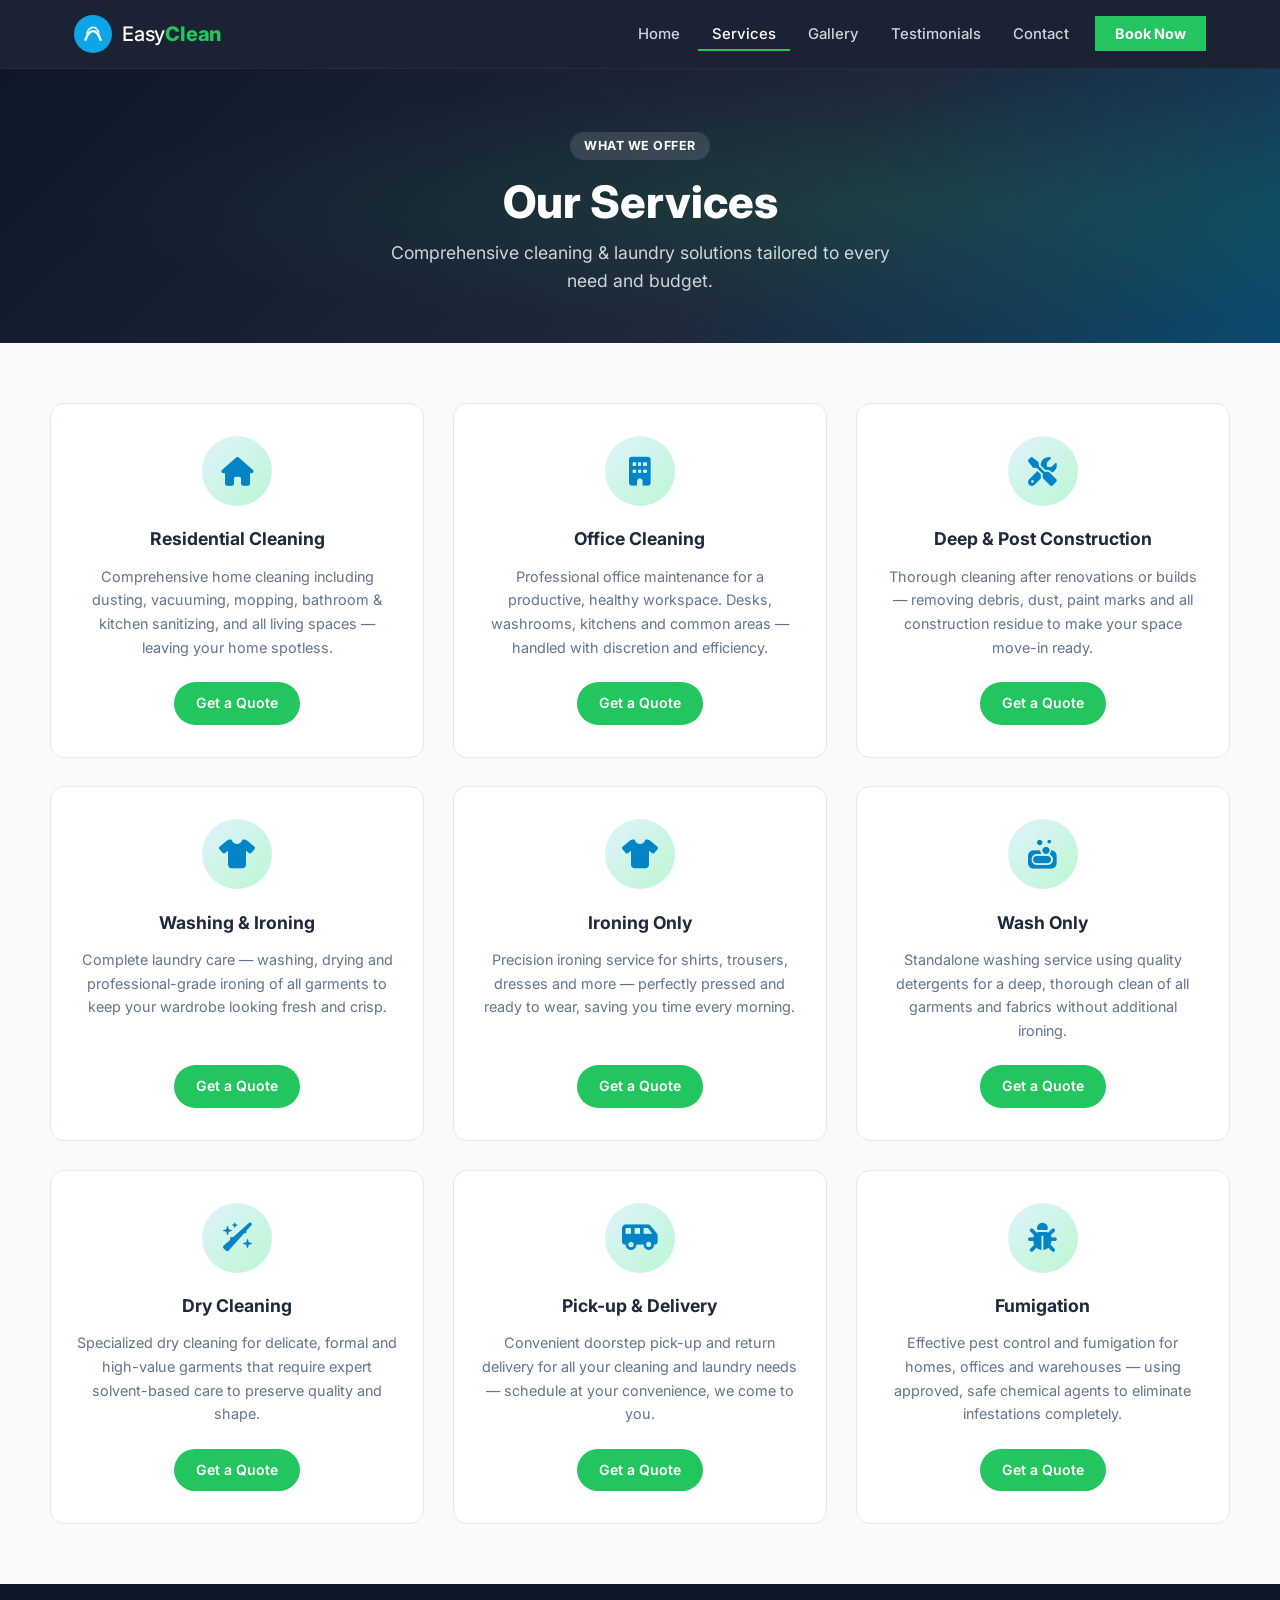
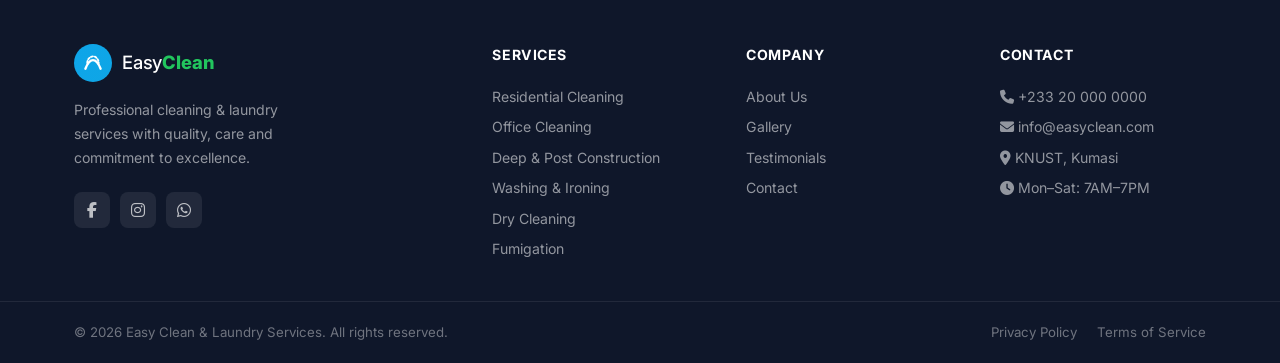
<file: services.html>
<!DOCTYPE html>
<html lang="en">

<head>
    <meta charset="UTF-8" />
    <meta name="viewport" content="width=device-width, initial-scale=1.0" />
    <meta name="description"
        content="Explore Easy Clean's full range of services — residential, office, laundry, dry cleaning, fumigation and more." />
    <title>Services | Easy Clean & Laundry Services</title>
    <link rel="preconnect" href="https://fonts.googleapis.com" />
    <link rel="preconnect" href="https://fonts.gstatic.com" crossorigin />
    <link href="https://fonts.googleapis.com/css2?family=Inter:wght@400;500;600;700;800&display=swap"
        rel="stylesheet" />
    <link rel="stylesheet" href="https://cdnjs.cloudflare.com/ajax/libs/font-awesome/6.5.1/css/all.min.css" crossorigin="anonymous" />
    <link rel="stylesheet" href="styles.css" />
</head>

<body>

    <header class="navbar" id="navbar">
        <div class="nav-container">
            <a class="logo" href="index.html">
                <div class="logo-icon">
                    <svg viewBox="0 0 40 40" fill="none" xmlns="http://www.w3.org/2000/svg">
                        <circle cx="20" cy="20" r="20" fill="url(#lg)" />
                        <path d="M12 26c2-5 5-9 8-9s6 4 8 9" stroke="#fff" stroke-width="2.5" stroke-linecap="round" />
                        <path d="M14 20c0-4 3-7 6-7s6 3 6 7" stroke="#fff" stroke-width="2" stroke-linecap="round"
                            stroke-dasharray="2 2" />
                        <defs>
                            <linearGradient id="lg" x1="0" y1="0" x2="40" y2="40">
                                <stop offset="0%" stop-color="#0ea5e9" />
                                <stop offset="100%" stop-color="#22c55e" />
                            </linearGradient>
                        </defs>
                    </svg>
                </div>
                <span class="logo-text">Easy<strong>Clean</strong></span>
            </a>
            <nav>
                <ul class="nav-menu" id="navMenu">
                    <li><a href="index.html" class="nav-link">Home</a></li>
                    <li><a href="services.html" class="nav-link active">Services</a></li>
                    <li><a href="gallery.html" class="nav-link">Gallery</a></li>
                    <li><a href="testimonials.html" class="nav-link">Testimonials</a></li>
                    <li><a href="contact.html" class="nav-link">Contact</a></li>
                    <li><a href="contact.html" class="nav-cta">Book Now</a></li>
                </ul>
            </nav>
            <button class="hamburger" id="hamburger" aria-label="Toggle menu">
                <span></span><span></span><span></span>
            </button>
        </div>
    </header>

    <main>

        <div class="page-hero services-hero">
            <div class="container">
                <span class="section-tag">What We Offer</span>
                <h1>Our Services</h1>
                <p>Comprehensive cleaning &amp; laundry solutions tailored to every need and budget.</p>
            </div>
        </div>

        <div class="container services-body">
            <div class="services-grid">

                <div class="service-card">
                    <div class="sc-icon-wrap"><i class="fa-solid fa-house"></i></div>
                    <h3>Residential Cleaning</h3>
                    <p>Comprehensive home cleaning including dusting, vacuuming, mopping, bathroom &amp; kitchen
                        sanitizing, and all living spaces — leaving your home spotless.</p>
                    <a href="contact.html" class="sc-btn">Get a Quote</a>
                </div>

                <div class="service-card">
                    <div class="sc-icon-wrap"><i class="fa-solid fa-building"></i></div>
                    <h3>Office Cleaning</h3>
                    <p>Professional office maintenance for a productive, healthy workspace. Desks, washrooms, kitchens
                        and common areas — handled with discretion and efficiency.</p>
                    <a href="contact.html" class="sc-btn">Get a Quote</a>
                </div>

                <div class="service-card">
                    <div class="sc-icon-wrap"><i class="fa-solid fa-screwdriver-wrench"></i></div>
                    <h3>Deep &amp; Post Construction</h3>
                    <p>Thorough cleaning after renovations or builds — removing debris, dust, paint marks and all
                        construction residue to make your space move-in ready.</p>
                    <a href="contact.html" class="sc-btn">Get a Quote</a>
                </div>

                <div class="service-card">
                    <div class="sc-icon-wrap"><i class="fa-solid fa-shirt"></i></div>
                    <h3>Washing &amp; Ironing</h3>
                    <p>Complete laundry care — washing, drying and professional-grade ironing of all garments to keep
                        your wardrobe looking fresh and crisp.</p>
                    <a href="contact.html" class="sc-btn">Get a Quote</a>
                </div>

                <div class="service-card">
                    <div class="sc-icon-wrap"><i class="fa-solid fa-shirt"></i></div>
                    <h3>Ironing Only</h3>
                    <p>Precision ironing service for shirts, trousers, dresses and more — perfectly pressed and ready to
                        wear, saving you time every morning.</p>
                    <a href="contact.html" class="sc-btn">Get a Quote</a>
                </div>

                <div class="service-card">
                    <div class="sc-icon-wrap"><i class="fa-solid fa-soap"></i></div>
                    <h3>Wash Only</h3>
                    <p>Standalone washing service using quality detergents for a deep, thorough clean of all garments
                        and fabrics without additional ironing.</p>
                    <a href="contact.html" class="sc-btn">Get a Quote</a>
                </div>

                <div class="service-card">
                    <div class="sc-icon-wrap"><i class="fa-solid fa-wand-sparkles"></i></div>
                    <h3>Dry Cleaning</h3>
                    <p>Specialized dry cleaning for delicate, formal and high-value garments that require expert
                        solvent-based care to preserve quality and shape.</p>
                    <a href="contact.html" class="sc-btn">Get a Quote</a>
                </div>

                <div class="service-card">
                    <div class="sc-icon-wrap"><i class="fa-solid fa-van-shuttle"></i></div>
                    <h3>Pick-up &amp; Delivery</h3>
                    <p>Convenient doorstep pick-up and return delivery for all your cleaning and laundry needs —
                        schedule at your convenience, we come to you.</p>
                    <a href="contact.html" class="sc-btn">Get a Quote</a>
                </div>

                <div class="service-card">
                    <div class="sc-icon-wrap"><i class="fa-solid fa-bug"></i></div>
                    <h3>Fumigation</h3>
                    <p>Effective pest control and fumigation for homes, offices and warehouses — using approved, safe
                        chemical agents to eliminate infestations completely.</p>
                    <a href="contact.html" class="sc-btn">Get a Quote</a>
                </div>

            </div>
        </div>

    </main>

    <footer>
        <div class="footer-main">
            <div class="container footer-grid">
                <div class="footer-brand">
                    <a class="logo footer-logo" href="index.html">
                        <div class="logo-icon">
                            <svg viewBox="0 0 40 40" fill="none" xmlns="http://www.w3.org/2000/svg">
                                <circle cx="20" cy="20" r="20" fill="url(#lg2)" />
                                <path d="M12 26c2-5 5-9 8-9s6 4 8 9" stroke="#fff" stroke-width="2.5"
                                    stroke-linecap="round" />
                                <path d="M14 20c0-4 3-7 6-7s6 3 6 7" stroke="#fff" stroke-width="2"
                                    stroke-linecap="round" stroke-dasharray="2 2" />
                                <defs>
                                    <linearGradient id="lg2" x1="0" y1="0" x2="40" y2="40">
                                        <stop offset="0%" stop-color="#0ea5e9" />
                                        <stop offset="100%" stop-color="#22c55e" />
                                    </linearGradient>
                                </defs>
                            </svg>
                        </div>
                        <span class="logo-text">Easy<strong>Clean</strong></span>
                    </a>
                    <p>Professional cleaning &amp; laundry services with quality, care and commitment to excellence.</p>
                    <div class="footer-socials">
                        <a href="#" aria-label="Facebook"><i class="fa-brands fa-facebook-f"></i></a>
                        <a href="#" aria-label="Instagram"><i class="fa-brands fa-instagram"></i></a>
                        <a href="#" aria-label="WhatsApp"><i class="fa-brands fa-whatsapp"></i></a>
                    </div>
                </div>
                <div class="footer-col">
                    <h5>Services</h5>
                    <ul>
                        <li><a href="services.html">Residential Cleaning</a></li>
                        <li><a href="services.html">Office Cleaning</a></li>
                        <li><a href="services.html">Deep &amp; Post Construction</a></li>
                        <li><a href="services.html">Washing &amp; Ironing</a></li>
                        <li><a href="services.html">Dry Cleaning</a></li>
                        <li><a href="services.html">Fumigation</a></li>
                    </ul>
                </div>
                <div class="footer-col">
                    <h5>Company</h5>
                    <ul>
                        <li><a href="index.html">About Us</a></li>
                        <li><a href="gallery.html">Gallery</a></li>
                        <li><a href="testimonials.html">Testimonials</a></li>
                        <li><a href="contact.html">Contact</a></li>
                    </ul>
                </div>
                <div class="footer-col">
                    <h5>Contact</h5>
                    <ul>
                        <li><i class="fa-solid fa-phone"></i> +233 20 000 0000</li>
                        <li><i class="fa-solid fa-envelope"></i> info@easyclean.com</li>
                        <li><i class="fa-solid fa-location-dot"></i> KNUST, Kumasi</li>
                        <li><i class="fa-solid fa-clock"></i> Mon–Sat: 7AM–7PM</li>
                    </ul>
                </div>
            </div>
        </div>
        <div class="footer-bottom">
            <div class="container footer-bottom-inner">
                <p>© <span class="footer-year"></span> Easy Clean &amp; Laundry Services. All rights reserved.</p>
                <div class="footer-bottom-links">
                    <a href="#">Privacy Policy</a>
                    <a href="#">Terms of Service</a>
                </div>
            </div>
        </div>
    </footer>

    <div id="navBackdrop" class="nav-backdrop"></div>
  <div id="toast" class="toast" role="alert" aria-live="polite"></div>
    <script src="script.js"></script>
</body>

</html>
</file>
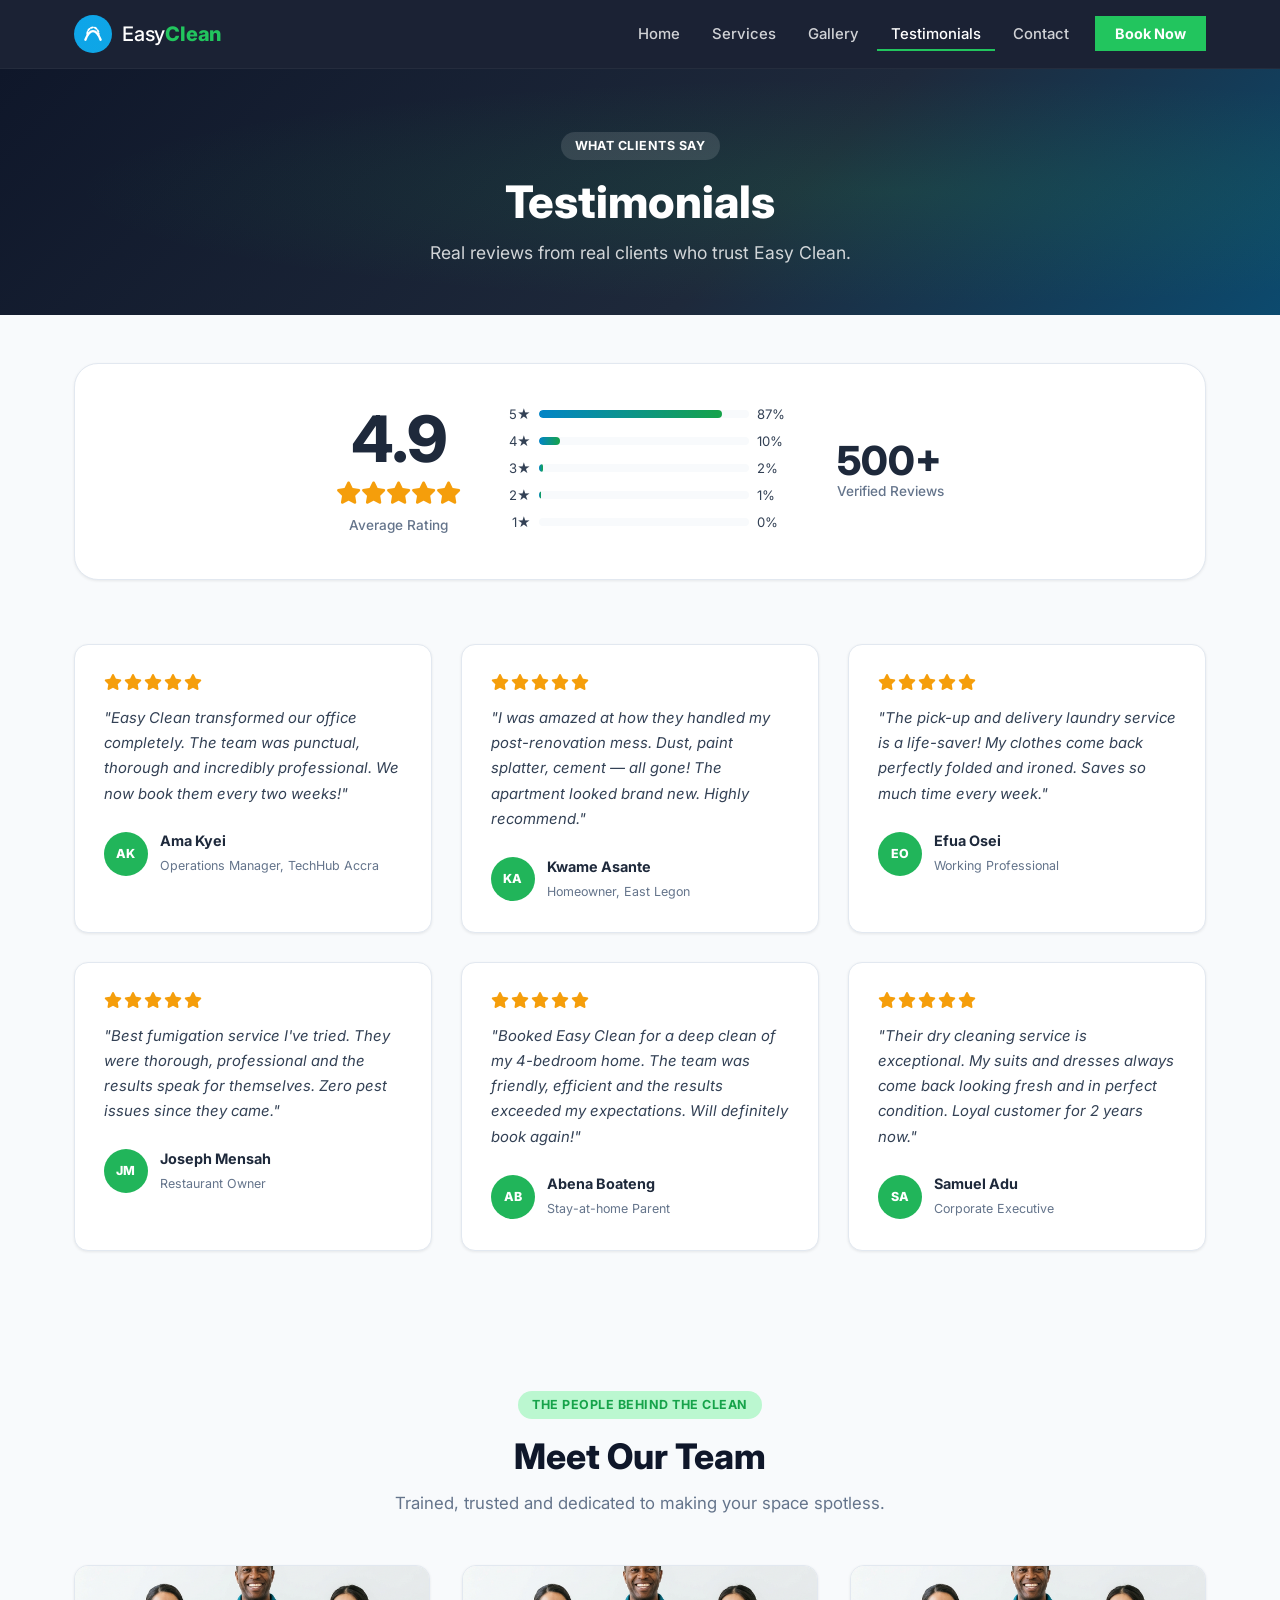
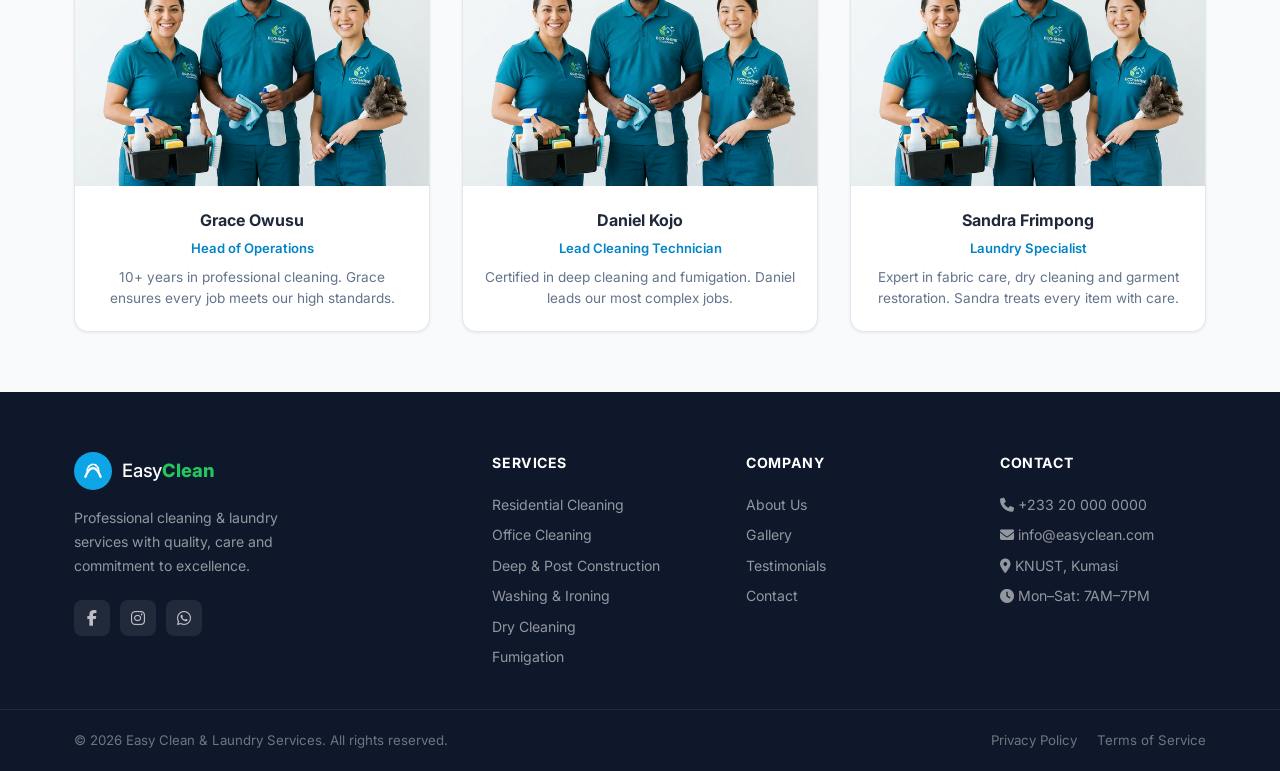
<file: testimonials.html>
<!DOCTYPE html>
<html lang="en">

<head>
    <meta charset="UTF-8" />
    <meta name="viewport" content="width=device-width, initial-scale=1.0" />
    <meta name="description"
        content="Read what Easy Clean clients say — verified reviews, star ratings, and meet the professional team behind every clean." />
    <title>Testimonials | Easy Clean & Laundry Services</title>
    <link rel="preconnect" href="https://fonts.googleapis.com" />
    <link rel="preconnect" href="https://fonts.gstatic.com" crossorigin />
    <link href="https://fonts.googleapis.com/css2?family=Inter:wght@400;500;600;700;800&display=swap"
        rel="stylesheet" />
    <link rel="stylesheet" href="https://cdnjs.cloudflare.com/ajax/libs/font-awesome/6.5.1/css/all.min.css" crossorigin="anonymous" />
    <link rel="stylesheet" href="styles.css" />
</head>

<body>

    <header class="navbar" id="navbar">
        <div class="nav-container">
            <a class="logo" href="index.html">
                <div class="logo-icon">
                    <svg viewBox="0 0 40 40" fill="none" xmlns="http://www.w3.org/2000/svg">
                        <circle cx="20" cy="20" r="20" fill="url(#lg)" />
                        <path d="M12 26c2-5 5-9 8-9s6 4 8 9" stroke="#fff" stroke-width="2.5" stroke-linecap="round" />
                        <path d="M14 20c0-4 3-7 6-7s6 3 6 7" stroke="#fff" stroke-width="2" stroke-linecap="round"
                            stroke-dasharray="2 2" />
                        <defs>
                            <linearGradient id="lg" x1="0" y1="0" x2="40" y2="40">
                                <stop offset="0%" stop-color="#0ea5e9" />
                                <stop offset="100%" stop-color="#22c55e" />
                            </linearGradient>
                        </defs>
                    </svg>
                </div>
                <span class="logo-text">Easy<strong>Clean</strong></span>
            </a>
            <nav>
                <ul class="nav-menu" id="navMenu">
                    <li><a href="index.html" class="nav-link">Home</a></li>
                    <li><a href="services.html" class="nav-link">Services</a></li>
                    <li><a href="gallery.html" class="nav-link">Gallery</a></li>
                    <li><a href="testimonials.html" class="nav-link active">Testimonials</a></li>
                    <li><a href="contact.html" class="nav-link">Contact</a></li>
                    <li><a href="contact.html" class="nav-cta">Book Now</a></li>
                </ul>
            </nav>
            <button class="hamburger" id="hamburger" aria-label="Toggle menu">
                <span></span><span></span><span></span>
            </button>
        </div>
    </header>

    <main>

        <div class="page-hero testimonials-hero">
            <div class="container">
                <span class="section-tag">What Clients Say</span>
                <h1>Testimonials</h1>
                <p>Real reviews from real clients who trust Easy Clean.</p>
            </div>
        </div>

        <div class="container">

            <!-- Review Stats -->
            <div class="review-stats">
                <div class="rs-main">
                    <div class="rs-num">4.9</div>
                    <div class="rs-stars"><i class="fa-solid fa-star"></i><i class="fa-solid fa-star"></i><i class="fa-solid fa-star"></i><i class="fa-solid fa-star"></i><i class="fa-solid fa-star"></i></div>
                    <div class="rs-label">Average Rating</div>
                </div>
                <div class="rs-bars">
                    <div class="rs-bar-row"><span>5★</span>
                        <div class="rs-bar">
                            <div class="rs-fill" style="width:87%"></div>
                        </div><span>87%</span>
                    </div>
                    <div class="rs-bar-row"><span>4★</span>
                        <div class="rs-bar">
                            <div class="rs-fill" style="width:10%"></div>
                        </div><span>10%</span>
                    </div>
                    <div class="rs-bar-row"><span>3★</span>
                        <div class="rs-bar">
                            <div class="rs-fill" style="width:2%"></div>
                        </div><span>2%</span>
                    </div>
                    <div class="rs-bar-row"><span>2★</span>
                        <div class="rs-bar">
                            <div class="rs-fill" style="width:1%"></div>
                        </div><span>1%</span>
                    </div>
                    <div class="rs-bar-row"><span>1★</span>
                        <div class="rs-bar">
                            <div class="rs-fill" style="width:0%"></div>
                        </div><span>0%</span>
                    </div>
                </div>
                <div class="rs-total">
                    <div class="rs-num-sm">500+</div>
                    <div class="rs-label">Verified Reviews</div>
                </div>
            </div>

            <!-- Testimonial Cards -->
            <div class="testimonials-grid">

                <div class="testi-card">
                    <div class="testi-stars"><i class="fa-solid fa-star"></i><i class="fa-solid fa-star"></i><i class="fa-solid fa-star"></i><i class="fa-solid fa-star"></i><i class="fa-solid fa-star"></i></div>
                    <p class="testi-text">"Easy Clean transformed our office completely. The team was punctual, thorough
                        and incredibly professional. We now book them every two weeks!"</p>
                    <div class="testi-author">
                        <div class="testi-avatar">AK</div>
                        <div><strong>Ama Kyei</strong><span>Operations Manager, TechHub Accra</span></div>
                    </div>
                </div>

                <div class="testi-card">
                    <div class="testi-stars"><i class="fa-solid fa-star"></i><i class="fa-solid fa-star"></i><i class="fa-solid fa-star"></i><i class="fa-solid fa-star"></i><i class="fa-solid fa-star"></i></div>
                    <p class="testi-text">"I was amazed at how they handled my post-renovation mess. Dust, paint
                        splatter, cement — all gone! The apartment looked brand new. Highly recommend."</p>
                    <div class="testi-author">
                        <div class="testi-avatar">KA</div>
                        <div><strong>Kwame Asante</strong><span>Homeowner, East Legon</span></div>
                    </div>
                </div>

                <div class="testi-card">
                    <div class="testi-stars"><i class="fa-solid fa-star"></i><i class="fa-solid fa-star"></i><i class="fa-solid fa-star"></i><i class="fa-solid fa-star"></i><i class="fa-solid fa-star"></i></div>
                    <p class="testi-text">"The pick-up and delivery laundry service is a life-saver! My clothes come
                        back perfectly folded and ironed. Saves so much time every week."</p>
                    <div class="testi-author">
                        <div class="testi-avatar">EO</div>
                        <div><strong>Efua Osei</strong><span>Working Professional</span></div>
                    </div>
                </div>

                <div class="testi-card">
                    <div class="testi-stars"><i class="fa-solid fa-star"></i><i class="fa-solid fa-star"></i><i class="fa-solid fa-star"></i><i class="fa-solid fa-star"></i><i class="fa-solid fa-star"></i></div>
                    <p class="testi-text">"Best fumigation service I've tried. They were thorough, professional and the
                        results speak for themselves. Zero pest issues since they came."</p>
                    <div class="testi-author">
                        <div class="testi-avatar">JM</div>
                        <div><strong>Joseph Mensah</strong><span>Restaurant Owner</span></div>
                    </div>
                </div>

                <div class="testi-card">
                    <div class="testi-stars"><i class="fa-solid fa-star"></i><i class="fa-solid fa-star"></i><i class="fa-solid fa-star"></i><i class="fa-solid fa-star"></i><i class="fa-solid fa-star"></i></div>
                    <p class="testi-text">"Booked Easy Clean for a deep clean of my 4-bedroom home. The team was
                        friendly, efficient and the results exceeded my expectations. Will definitely book again!"</p>
                    <div class="testi-author">
                        <div class="testi-avatar">AB</div>
                        <div><strong>Abena Boateng</strong><span>Stay-at-home Parent</span></div>
                    </div>
                </div>

                <div class="testi-card">
                    <div class="testi-stars"><i class="fa-solid fa-star"></i><i class="fa-solid fa-star"></i><i class="fa-solid fa-star"></i><i class="fa-solid fa-star"></i><i class="fa-solid fa-star"></i></div>
                    <p class="testi-text">"Their dry cleaning service is exceptional. My suits and dresses always come
                        back looking fresh and in perfect condition. Loyal customer for 2 years now."</p>
                    <div class="testi-author">
                        <div class="testi-avatar">SA</div>
                        <div><strong>Samuel Adu</strong><span>Corporate Executive</span></div>
                    </div>
                </div>

            </div>

            <!-- Team Section -->
            <div class="team-section">
                <div class="section-header">
                    <span class="section-tag">The People Behind the Clean</span>
                    <h2>Meet Our Team</h2>
                    <p>Trained, trusted and dedicated to making your space spotless.</p>
                </div>
                <div class="team-grid">
                    <div class="team-card">
                        <img src="images/team.png" alt="Grace Owusu — Head of Operations" class="team-img" />
                        <div class="team-info">
                            <h4>Grace Owusu</h4>
                            <span>Head of Operations</span>
                            <p>10+ years in professional cleaning. Grace ensures every job meets our high standards.</p>
                        </div>
                    </div>
                    <div class="team-card">
                        <img src="images/team.png" alt="Daniel Kojo — Lead Cleaning Technician" class="team-img" />
                        <div class="team-info">
                            <h4>Daniel Kojo</h4>
                            <span>Lead Cleaning Technician</span>
                            <p>Certified in deep cleaning and fumigation. Daniel leads our most complex jobs.</p>
                        </div>
                    </div>
                    <div class="team-card">
                        <img src="images/team.png" alt="Sandra Frimpong — Laundry Specialist" class="team-img" />
                        <div class="team-info">
                            <h4>Sandra Frimpong</h4>
                            <span>Laundry Specialist</span>
                            <p>Expert in fabric care, dry cleaning and garment restoration. Sandra treats every item
                                with care.</p>
                        </div>
                    </div>
                </div>
            </div>

        </div>

    </main>

    <footer>
        <div class="footer-main">
            <div class="container footer-grid">
                <div class="footer-brand">
                    <a class="logo footer-logo" href="index.html">
                        <div class="logo-icon">
                            <svg viewBox="0 0 40 40" fill="none" xmlns="http://www.w3.org/2000/svg">
                                <circle cx="20" cy="20" r="20" fill="url(#lg2)" />
                                <path d="M12 26c2-5 5-9 8-9s6 4 8 9" stroke="#fff" stroke-width="2.5"
                                    stroke-linecap="round" />
                                <path d="M14 20c0-4 3-7 6-7s6 3 6 7" stroke="#fff" stroke-width="2"
                                    stroke-linecap="round" stroke-dasharray="2 2" />
                                <defs>
                                    <linearGradient id="lg2" x1="0" y1="0" x2="40" y2="40">
                                        <stop offset="0%" stop-color="#0ea5e9" />
                                        <stop offset="100%" stop-color="#22c55e" />
                                    </linearGradient>
                                </defs>
                            </svg>
                        </div>
                        <span class="logo-text">Easy<strong>Clean</strong></span>
                    </a>
                    <p>Professional cleaning &amp; laundry services with quality, care and commitment to excellence.</p>
                    <div class="footer-socials">
                        <a href="#" aria-label="Facebook"><i class="fa-brands fa-facebook-f"></i></a>
                        <a href="#" aria-label="Instagram"><i class="fa-brands fa-instagram"></i></a>
                        <a href="#" aria-label="WhatsApp"><i class="fa-brands fa-whatsapp"></i></a>
                    </div>
                </div>
                <div class="footer-col">
                    <h5>Services</h5>
                    <ul>
                        <li><a href="services.html">Residential Cleaning</a></li>
                        <li><a href="services.html">Office Cleaning</a></li>
                        <li><a href="services.html">Deep &amp; Post Construction</a></li>
                        <li><a href="services.html">Washing &amp; Ironing</a></li>
                        <li><a href="services.html">Dry Cleaning</a></li>
                        <li><a href="services.html">Fumigation</a></li>
                    </ul>
                </div>
                <div class="footer-col">
                    <h5>Company</h5>
                    <ul>
                        <li><a href="index.html">About Us</a></li>
                        <li><a href="gallery.html">Gallery</a></li>
                        <li><a href="testimonials.html">Testimonials</a></li>
                        <li><a href="contact.html">Contact</a></li>
                    </ul>
                </div>
                <div class="footer-col">
                    <h5>Contact</h5>
                    <ul>
                        <li><i class="fa-solid fa-phone"></i> +233 20 000 0000</li>
                        <li><i class="fa-solid fa-envelope"></i> info@easyclean.com</li>
                        <li><i class="fa-solid fa-location-dot"></i> KNUST, Kumasi</li>
                        <li><i class="fa-solid fa-clock"></i> Mon–Sat: 7AM–7PM</li>
                    </ul>
                </div>
            </div>
        </div>
        <div class="footer-bottom">
            <div class="container footer-bottom-inner">
                <p>© <span class="footer-year"></span> Easy Clean &amp; Laundry Services. All rights reserved.</p>
                <div class="footer-bottom-links">
                    <a href="#">Privacy Policy</a>
                    <a href="#">Terms of Service</a>
                </div>
            </div>
        </div>
    </footer>

    <div id="navBackdrop" class="nav-backdrop"></div>
  <div id="toast" class="toast" role="alert" aria-live="polite"></div>
    <script src="script.js"></script>
</body>

</html>
</file>
<file: styles.css>
/* =============================================
   EASY CLEAN — FULL STYLESHEET
   Color Scheme: Sea Blue + Green + Black
   Font: Inter (Google Fonts)
   Structure: Multi-page (5 separate HTML files)
============================================= */

/* ---------- RESET & BASE ---------- */
*,
*::before,
*::after {
    margin: 0;
    padding: 0;
    box-sizing: border-box;
}

:root {
    --blue: #0369a1;
    --blue-mid: #0284c7;
    --blue-light: #0ea5e9;
    --blue-pale: #e0f2fe;
    --green: #16a34a;
    --green-mid: #22c55e;
    --green-light: #bbf7d0;
    --black: #0f172a;
    --dark: #1e293b;
    --mid: #334155;
    --muted: #64748b;
    --border: #e2e8f0;
    --bg: #f8fafc;
    --white: #ffffff;
    --radius-sm: 8px;
    --radius: 14px;
    --radius-lg: 24px;
    --shadow-sm: 0 1px 3px rgba(0, 0, 0, .08);
    --shadow: 0 4px 16px rgba(0, 0, 0, .10);
    --shadow-lg: 0 12px 40px rgba(0, 0, 0, .14);
}

html {
    scroll-behavior: smooth;
}

body {
    font-family: 'Inter', sans-serif;
    color: var(--dark);
    background: var(--bg);
    overflow-x: hidden;
    line-height: 1.6;
}

img {
    display: block;
    max-width: 100%;
}

a {
    text-decoration: none;
    color: inherit;
}

button {
    font-family: inherit;
    cursor: pointer;
    border: none;
    background: none;
}

ul {
    list-style: none;
}

/* Main content sits below the fixed navbar (68px height) */
main {
    padding-top: 68px;
}

/* ---------- UTILITY ---------- */
.container {
    max-width: 1180px;
    margin: 0 auto;
    padding: 0 24px;
}

.gradient-text {
    background: linear-gradient(135deg, var(--blue-light), var(--green-mid));
    -webkit-background-clip: text;
    -webkit-text-fill-color: transparent;
    background-clip: text;
}

.section-header {
    text-align: center;
    margin-bottom: 3rem;
}

.section-header h2 {
    font-size: 2.2rem;
    font-weight: 800;
    color: var(--black);
    margin: 0.4rem 0 0.8rem;
    line-height: 1.2;
}

.section-header p {
    color: var(--muted);
    font-size: 1.05rem;
    max-width: 520px;
    margin: 0 auto;
}

.section-header.light h2 {
    color: var(--white);
}

.section-header.light p {
    color: rgba(255, 255, 255, .75);
}

.section-tag {
    display: inline-block;
    padding: 4px 14px;
    background: var(--green-light);
    color: var(--green);
    border-radius: 50px;
    font-size: 0.78rem;
    font-weight: 700;
    letter-spacing: .04em;
    text-transform: uppercase;
    margin-bottom: 0.6rem;
}

/* ---------- BUTTONS ---------- */
.btn-primary {
    display: inline-flex;
    align-items: center;
    gap: 8px;
    padding: 14px 30px;
    background: linear-gradient(135deg, var(--blue-mid), var(--green));
    color: var(--white);
    border-radius: 50px;
    font-size: 1rem;
    font-weight: 600;
    box-shadow: 0 4px 18px rgba(2, 132, 199, .35);
    transition: box-shadow .25s, transform .2s;
}

.btn-primary:hover {
    box-shadow: 0 6px 24px rgba(2, 132, 199, .45);
    transform: translateY(-2px);
}

.btn-outline {
    display: inline-flex;
    align-items: center;
    gap: 8px;
    padding: 13px 28px;
    border: 2px solid var(--blue-mid);
    color: var(--blue-mid);
    border-radius: 50px;
    font-size: 1rem;
    font-weight: 600;
    transition: background .2s, color .2s;
}

.btn-outline:hover {
    background: var(--blue-mid);
    color: var(--white);
}

/* ---------- NAVBAR ---------- */
.navbar {
    position: fixed;
    top: 0;
    left: 0;
    right: 0;
    z-index: 1000;
    background: rgba(15, 23, 42, .95);
    backdrop-filter: blur(12px);
    -webkit-backdrop-filter: blur(12px);
    border-bottom: 1px solid rgba(255, 255, 255, .07);
}

.nav-container {
    max-width: 1180px;
    margin: 0 auto;
    padding: 0 24px;
    height: 68px;
    display: flex;
    align-items: center;
    justify-content: space-between;
}

.logo {
    display: flex;
    align-items: center;
    gap: 10px;
}

.logo-icon {
    width: 38px;
    height: 38px;
    flex-shrink: 0;
}

.logo-icon svg {
    width: 100%;
    height: 100%;
}

.logo-text {
    font-size: 1.25rem;
    color: var(--white);
    font-weight: 500;
    letter-spacing: -.01em;
}

.logo-text strong {
    font-weight: 800;
    color: var(--green-mid);
}

.nav-menu {
    display: flex;
    align-items: center;
    gap: 4px;
}

.nav-link {
    color: rgba(255, 255, 255, .8);
    padding: 8px 14px;
    border-radius: var(--radius-sm);
    font-size: 0.93rem;
    font-weight: 500;
    transition: color .2s, background .2s;
}

.nav-link:hover {
    color: var(--white);
}

.nav-link.active {
    color: var(--white);
    background: transparent;
    border-bottom: 2px solid var(--green-mid);
    border-radius: 0;
    padding-bottom: 6px;
}

.nav-cta {
    margin-left: 8px;
    padding: 9px 20px;
    background-color: var(--green-mid);
    color: var(--white);
  
    font-size: 0.9rem;
    font-weight: 700;
    transition: opacity .2s, transform .2s;
}

.nav-cta:hover {
    opacity: .9;
    transform: translateY(-1px);
}

.hamburger {
    display: none;
    flex-direction: column;
    justify-content: center;
    align-items: center;
    gap: 5px;
    width: 42px;
    height: 42px;
    padding: 8px;
    border-radius: var(--radius-sm);
    background: rgba(255, 255, 255, .08);
    cursor: pointer;
    transition: background .2s;
    flex-shrink: 0;
}

.hamburger:hover {
    background: rgba(255, 255, 255, .15);
}

.hamburger span {
    display: block;
    width: 22px;
    height: 2px;
    background: var(--white);
    border-radius: 2px;
    transition: transform .3s ease, opacity .2s ease, width .3s ease;
    transform-origin: center;
}

/* Animate to X when open */
.hamburger.open span:nth-child(1) {
    transform: translateY(7px) rotate(45deg);
}

.hamburger.open span:nth-child(2) {
    opacity: 0;
    width: 0;
}

.hamburger.open span:nth-child(3) {
    transform: translateY(-7px) rotate(-45deg);
}

/* ---- Mobile backdrop ---- */
.nav-backdrop {
    display: none;
    position: fixed;
    inset: 0;
    top: 68px;
    background: rgba(0, 0, 0, .45);
    z-index: 998;
    backdrop-filter: blur(2px);
    -webkit-backdrop-filter: blur(2px);
}

.nav-backdrop.show {
    display: block;
}

/* ---------- PAGES ---------- */
.page {
    display: none;
    min-height: 100vh;
    padding-top: 68px;
}

.page.active {
    display: block;
}

/* ---------- PAGE HEROES (sub-pages) ---------- */
.page-hero {
    padding: 64px 0 48px;
    text-align: center;
    color: var(--white);
    background: linear-gradient(135deg, var(--black) 0%, var(--dark) 60%, #0c4a6e 100%);
    position: relative;
    overflow: hidden;
}

.page-hero::before {
    content: '';
    position: absolute;
    inset: 0;
    background: radial-gradient(ellipse at 70% 50%, rgba(34, 197, 94, .12) 0%, transparent 65%);
}

.page-hero .container {
    position: relative;
    z-index: 1;
}

.page-hero .section-tag {
    background: rgba(255, 255, 255, .12);
    color: var(--white);
}

.page-hero h1 {
    font-size: 2.8rem;
    font-weight: 800;
    margin: 0.5rem 0 0.75rem;
    line-height: 1.1;
}

.page-hero p {
    font-size: 1.1rem;
    opacity: .8;
    max-width: 520px;
    margin: 0 auto;
}

/* ============================================
   HOME PAGE — FULL-WIDTH BACKGROUND HERO
============================================ */

/* Hero — full-width section with background image */
.hero {
    position: relative;
    width: 100%;
    min-height: calc(100vh - 68px);
    background-image: url('images/hero_bg.png');
    background-size: cover;
    background-position: center;
    background-repeat: no-repeat;
    display: flex;
    align-items: center;
    overflow: hidden;
}

/* Dark overlay — matches reference navy/dark blue tint */
.hero-overlay {
    position: absolute;
    inset: 0;
    background: linear-gradient(105deg,
            rgba(5, 20, 50, 0.82) 0%,
            rgba(5, 20, 50, 0.72) 45%,
            rgba(5, 20, 50, 0.35) 75%,
            rgba(5, 20, 50, 0.15) 100%);
    z-index: 1;
}

/* Inner wrapper — keeps content within container width */
.hero-inner {
    position: relative;
    z-index: 2;
    padding-top: 60px;
    padding-bottom: 60px;
}

/* Content col — left 55% of viewport */
.hero-content {
    max-width: 600px;
}

/* Eyebrow label above heading */
.hero-eyebrow {
    display: inline-block;
    font-size: 0.82rem;
    font-weight: 700;
    letter-spacing: 0.08em;
    text-transform: uppercase;
    color: var(--green-mid);
    margin-bottom: 1rem;
}

/* Main heading */
.hero-title {
    font-size: clamp(2.2rem, 4.5vw, 3.4rem);
    font-weight: 800;
    line-height: 1.12;
    color: var(--white);
    margin-bottom: 1.2rem;
}

/* Subtitle paragraph */
.hero-subtitle {
    font-size: 1.05rem;
    color: rgba(255, 255, 255, 0.82);
    line-height: 1.75;
    margin-bottom: 2.2rem;
    max-width: 520px;
}

/* CTA row — button + helper text side by side */
.hero-cta-row {
    display: flex;
    align-items: center;
    gap: 1.4rem;
    flex-wrap: wrap;
    margin-bottom: 2.4rem;
}

/* Yellow CTA button matching reference */
.hero-btn {
    display: inline-flex;
    align-items: center;
    padding: 14px 34px;
    background: #f0d000;
    color: var(--black);
  
    font-size: 1rem;
    font-weight: 800;
    letter-spacing: 0.01em;
    box-shadow: 0 4px 20px rgba(240, 208, 0, 0.4);
    transition: background 0.2s, transform 0.2s, box-shadow 0.2s;
    white-space: nowrap;
}

.hero-btn:hover {
    background: #ffe100;
    transform: translateY(-2px);
    box-shadow: 0 6px 28px rgba(240, 208, 0, 0.5);
}

/* Helper text beside the button */
.hero-cta-note {
    display: flex;
    align-items: flex-start;
    gap: 8px;
    color: rgba(255, 255, 255, 0.88);
    font-size: 0.85rem;
    line-height: 1.45;
}

.hero-cta-note-icon {
    font-size: 1.1rem;
    flex-shrink: 0;
    margin-top: 1px;
}

.hero-cta-note strong {
    color: var(--white);
}

/* Trust pills row */
.hero-pills {
    display: flex;
    flex-wrap: wrap;
    gap: 10px;
}

.hero-pill {
    display: inline-flex;
    align-items: center;
    padding: 6px 14px;
    background: rgba(255, 255, 255, 0.12);
    border: 1px solid rgba(255, 255, 255, 0.2);
    border-radius: 50px;
    color: rgba(255, 255, 255, 0.9);
    font-size: 0.82rem;
    font-weight: 600;
    backdrop-filter: blur(4px);
    -webkit-backdrop-filter: blur(4px);
}



/* Trust Bar */
.trust-bar {
    background: var(--white);
    border-top: 1px solid var(--border);
    border-bottom: 1px solid var(--border);
    padding: 28px 0;
    margin-top: 40px;
}

.trust-badges {
    display: flex;
    justify-content: space-around;
    flex-wrap: wrap;
    gap: 1.5rem;
}

.trust-badge {
    display: flex;
    align-items: center;
    gap: 12px;
}

.tb-icon {
    font-size: 1.8rem;
}

.tb-text {
    display: flex;
    flex-direction: column;
}

.tb-text strong {
    font-size: 1rem;
    font-weight: 700;
    color: var(--black);
}

.tb-text span {
    font-size: 0.8rem;
    color: var(--muted);
}

/* About Section */
.about-section {
    padding: 80px 0;
    background: var(--white);
}

.about-grid {
    display: grid;
    grid-template-columns: 1fr 1fr;
    gap: 4rem;
    align-items: center;
}

.about-img-col img {
    width: 100%;
    height: 400px;
    object-fit: cover;
    border-radius: var(--radius-lg);
    box-shadow: var(--shadow-lg);
}

.about-text-col p {
    color: var(--muted);
    font-size: 1rem;
    line-height: 1.8;
    margin-bottom: 1.2rem;
}

.about-text-col p strong {
    color: var(--dark);
}

.about-stats {
    display: flex;
    gap: 1.5rem;
    margin-top: 2rem;
    border-top: 1px solid var(--border);
    padding-top: 1.5rem;
}

.a-stat {
    text-align: center;
    flex: 1;
}

.a-stat-num {
    font-size: 2.2rem;
    font-weight: 800;
    color: var(--blue-mid);
    line-height: 1;
}

.a-stat-num span {
    color: var(--green);
}

.a-stat-label {
    font-size: 0.8rem;
    color: var(--muted);
    font-weight: 500;
    margin-top: 4px;
}

/* Why Choose Us */
.why-section {
    padding: 80px 0;
    background: var(--green-mid);
}

.why-grid {
    display: grid;
    grid-template-columns: repeat(3, 1fr);
    gap: 1.5rem;
}

/* Why cards — base */
.why-card {
    background: #0f172a;
    border-radius: var(--radius);
    padding: 2.2rem 1.8rem;
    border: none;
    transition: transform .2s, box-shadow .2s;
    box-shadow: 0 4px 20px rgba(0, 0, 0, .15);
}

.why-card:hover {
    transform: translateY(-5px);
    box-shadow: 0 10px 30px rgba(0, 0, 0, .25);
}

.why-icon {
    font-size: 2.2rem;
    margin-bottom: 1.2rem;
    color: var(--green-mid);
}

.why-card h3 {
    font-size: 1.1rem;
    font-weight: 700;
    margin-bottom: 0.7rem;
    color: var(--white);
}

.why-card p {
    font-size: 0.92rem;
    line-height: 1.6;
    color: rgba(255, 255, 255, 0.8);
}

/* ============================================
   SERVICES PAGE
============================================ */
.services-body {
    padding: 60px 0;
}

.services-grid {
    display: grid;
    grid-template-columns: repeat(3, 1fr);
    gap: 1.8rem;
}

.service-card {
    background: var(--white);
    border: 1px solid var(--border);
    border-radius: var(--radius);
    padding: 2rem 1.6rem;
    display: flex;
    flex-direction: column;
    align-items: center;
    text-align: center;
    transition: box-shadow .25s, transform .25s, border-color .25s;
}

.service-card:hover {
    box-shadow: var(--shadow-lg);
    transform: translateY(-6px);
    border-color: var(--blue-light);
}

.sc-icon-wrap {
    width: 70px;
    height: 70px;
    background: linear-gradient(135deg, var(--blue-pale), var(--green-light));
    border-radius: 50%;
    display: flex;
    align-items: center;
    justify-content: center;
    margin-bottom: 1.2rem;
}

/* FA icon inside service card circle */
.sc-icon-wrap i,
.sc-icon {
    font-size: 1.8rem;
    color: var(--blue-mid);
}

.service-card h3 {
    font-size: 1.1rem;
    font-weight: 700;
    color: var(--dark);
    margin-bottom: 0.7rem;
}

.service-card p {
    font-size: 0.9rem;
    color: var(--muted);
    line-height: 1.65;
    flex: 1;
    margin-bottom: 1.4rem;
}

.sc-btn {
    padding: 10px 22px;
    background: #22c55e;
    color: var(--white);
    border-radius: 50px;
    font-size: 0.88rem;
    font-weight: 600;
    transition: opacity .2s, transform .2s;
}

.sc-btn:hover {
    opacity: .88;
    transform: translateY(-2px);
}

/* ============================================
   GALLERY PAGE
============================================ */
.gallery-body {
    padding: 60px 0;
}

/* Compare Slider */
.slider-container {
    position: relative;
    width: 100%;
    max-width: 800px;
    margin: 0 auto 2rem;
    border-radius: var(--radius-lg);
    overflow: hidden;
    box-shadow: var(--shadow-lg);
    user-select: none;
    aspect-ratio: 16/9;
    cursor: ew-resize;
}

.slider-after,
.slider-before {
    position: absolute;
    inset: 0;
    width: 100%;
    height: 100%;
}

.slider-img {
    position: absolute;
    inset: 0;
    width: 100%;
    height: 100%;
    object-fit: cover;
}

.slider-img-after {
    filter: brightness(1.1) saturate(1.3);
}

.slider-img-before {
    filter: grayscale(.6) brightness(.85);
}

.slider-before {
    width: 50%;
    overflow: hidden;
}

.slider-label {
    position: absolute;
    top: 16px;
    padding: 5px 14px;
    border-radius: 50px;
    font-size: 0.78rem;
    font-weight: 700;
    letter-spacing: .05em;
    color: var(--white);
}

.label-after {
    right: 12px;
    background: var(--green);
}

.label-before {
    left: 12px;
    background: var(--blue-mid);
}

.slider-handle {
    position: absolute;
    top: 0;
    bottom: 0;
    left: 50%;
    transform: translateX(-50%);
    display: flex;
    flex-direction: column;
    align-items: center;
    z-index: 10;
}

.handle-line {
    flex: 1;
    width: 3px;
    background: var(--white);
    box-shadow: 0 0 8px rgba(0, 0, 0, .4);
}

.handle-circle {
    width: 44px;
    height: 44px;
    background: var(--white);
    border-radius: 50%;
    display: flex;
    align-items: center;
    justify-content: center;
    box-shadow: 0 2px 12px rgba(0, 0, 0, .3);
    flex-shrink: 0;
}

.handle-arrows {
    font-size: 1.1rem;
    color: var(--dark);
    font-weight: 700;
}

/* Gallery Filters */
.gallery-filters {
    display: flex;
    gap: 10px;
    flex-wrap: wrap;
    justify-content: center;
    margin-bottom: 2.5rem;
}

.filter-btn {
    padding: 9px 20px;
    border: 2px solid var(--border);
    border-radius: 50px;
    font-size: 0.88rem;
    font-weight: 600;
    color: var(--mid);
    background: var(--white);
    transition: border-color .2s, color .2s, background .2s;
}

.filter-btn:hover,
.filter-btn.active {
    border-color: var(--blue-mid);
    color: var(--blue-mid);
    background: var(--blue-pale);
}

/* Gallery Grid */
.gallery-grid {
    display: grid;
    grid-template-columns: repeat(3, 1fr);
    gap: 1.8rem;
    padding: 30px;
}

.gallery-card {
    background: var(--white);
    border-radius: var(--radius);
    overflow: hidden;
    height:100%;
    border: 1px solid var(--border);
    box-shadow: var(--shadow-sm);
    transition: box-shadow .25s, transform .25s;
}

.gallery-card:hover {
    box-shadow: var(--shadow);
    transform: translateY(-4px);
}

.gallery-card.hidden {
    display: none;
}

.gc-image {
    position: relative;
    width: 100%;
    aspect-ratio: 1 / 1;
    /* Square ratio accommodates both portrait and landscape better */
    overflow: hidden;
    background: var(--blue-pale);
}

.gc-image img {
    width: 100%;
    height: 100%;
    object-fit: cover;
    object-position: center;
    transition: transform .7s cubic-bezier(0.4, 0, 0.2, 1);
}


.gallery-card:hover .gc-image img {
    transform: scale(1.05);
    /* Reduced zoom to keep more of the image visible */
}


.gc-image::after {
    content: '';
    position: absolute;
    inset: 0;
    background: linear-gradient(to top, rgba(15, 23, 42, 0.3), transparent);
    opacity: 0;
    transition: opacity .4s ease;
}

.gallery-card:hover .gc-image::after {
    opacity: 1;
}



.gc-info {
    padding: 1rem 1.2rem;
}

.gc-category {
    display: inline-block;
    font-size: 0.78rem;
    font-weight: 700;
    color: var(--blue-mid);
    margin-bottom: 0.4rem;
}

.gc-info p {
    font-size: 0.88rem;
    color: var(--muted);
    line-height: 1.5;
}

/* ============================================
   TESTIMONIALS PAGE
============================================ */
.review-stats {
    display: flex;
    gap: 3rem;
    align-items: center;
    justify-content: center;
    flex-wrap: wrap;
    background: var(--white);
    border: 1px solid var(--border);
    border-radius: var(--radius-lg);
    padding: 2.5rem 3rem;
    margin: 3rem 0 4rem;
    box-shadow: var(--shadow-sm);
}

.rs-main {
    text-align: center;
}

.rs-num {
    font-size: 4rem;
    font-weight: 800;
    color: var(--dark);
    line-height: 1;
}

.rs-stars {
    font-size: 1.4rem;
    color: #f59e0b;
    margin: 4px 0;
}

.rs-label {
    font-size: 0.85rem;
    color: var(--muted);
    font-weight: 500;
}

.rs-bars {
    flex: 1;
    min-width: 200px;
    max-width: 280px;
}

.rs-bar-row {
    display: flex;
    align-items: center;
    gap: 8px;
    margin-bottom: 6px;
    font-size: 0.82rem;
    color: var(--mid);
}

.rs-bar-row>span:first-child {
    width: 22px;
    text-align: right;
    flex-shrink: 0;
}

.rs-bar-row>span:last-child {
    width: 32px;
    flex-shrink: 0;
}

.rs-bar {
    flex: 1;
    height: 8px;
    background: var(--bg);
    border-radius: 4px;
    overflow: hidden;
}

.rs-fill {
    height: 100%;
    background: linear-gradient(90deg, var(--blue-mid), var(--green));
    border-radius: 4px;
}

.rs-num-sm {
    font-size: 2.5rem;
    font-weight: 800;
    color: var(--dark);
    line-height: 1;
}

.testimonials-grid {
    display: grid;
    grid-template-columns: repeat(3, 1fr);
    gap: 1.8rem;
    margin-bottom: 5rem;
}

.testi-card {
    background: var(--white);
    border: 1px solid var(--border);
    border-radius: var(--radius);
    padding: 1.8rem;
    box-shadow: var(--shadow-sm);
}

.testi-stars {
    color: #f59e0b;
    font-size: 1rem;
    margin-bottom: 1rem;
    display: flex;
    gap: 2px;
}

/* Color inherited by FA star icons */
.testi-stars i,
.rs-stars i {
    color: #f59e0b;
}

.testi-text {
    font-size: 0.93rem;
    color: var(--mid);
    line-height: 1.7;
    margin-bottom: 1.4rem;
    font-style: italic;
}

.testi-author {
    display: flex;
    align-items: center;
    gap: 12px;
}

.testi-avatar {
    width: 44px;
    height: 44px;
    border-radius: 50%;
    background: #21b55a;
    color: var(--white);
    display: flex;
    align-items: center;
    justify-content: center;
    font-size: 0.78rem;
    font-weight: 800;
    flex-shrink: 0;
}

.testi-author strong {
    display: block;
    font-size: 0.9rem;
    color: var(--dark);
}

.testi-author span {
    font-size: 0.78rem;
    color: var(--muted);
}

/* Team */
.team-section {
    padding: 60px 0;
}

.team-grid {
    display: grid;
    grid-template-columns: repeat(3, 1fr);
    gap: 2rem;
}

.team-card {
    background: var(--white);
    border: 1px solid var(--border);
    border-radius: var(--radius);
    overflow: hidden;
    text-align: center;
    box-shadow: var(--shadow-sm);
}

.team-img {
    width: 100%;
    height: 220px;
    object-fit: cover;
}

.team-info {
    padding: 1.4rem 1.2rem;
}

.team-info h4 {
    font-size: 1rem;
    font-weight: 700;
    color: var(--dark);
}

.team-info span {
    font-size: 0.82rem;
    color: var(--blue-mid);
    font-weight: 600;
    display: block;
    margin: 4px 0 8px;
}

.team-info p {
    font-size: 0.85rem;
    color: var(--muted);
    line-height: 1.55;
}

/* ============================================
   CONTACT PAGE
============================================ */
.contact-body {
    padding: 60px 0;
}

.contact-layout {
    display: grid;
    grid-template-columns: 1fr 1.3fr;
    gap: 3rem;
    margin-bottom: 5rem;
}

.contact-left h3 {
    font-size: 1.4rem;
    font-weight: 700;
    color: var(--dark);
    margin-bottom: 1.5rem;
}

.contact-items {
    display: flex;
    flex-direction: column;
    gap: 1rem;
    margin-bottom: 1.8rem;
}

.ci-item {
    display: flex;
    align-items: flex-start;
    gap: 14px;
    padding: 14px 16px;
    background: var(--white);
    border: 1px solid var(--border);
    border-radius: var(--radius-sm);
}

.ci-icon {
    font-size: 1.3rem;
    flex-shrink: 0;
}

.ci-item strong {
    display: block;
    font-size: 0.88rem;
    font-weight: 700;
    color: var(--dark);
    margin-bottom: 2px;
}

.ci-item span {
    font-size: 0.85rem;
    color: var(--muted);
    line-height: 1.5;
}

.contact-btns {
    display: flex;
    flex-direction: column;
    gap: 10px;
    margin-bottom: 1.8rem;
}

.contact-action-btn {
    display: flex;
    align-items: center;
    gap: 10px;
    padding: 13px 20px;
    border-radius: var(--radius-sm);
    font-size: 0.95rem;
    font-weight: 600;
    transition: opacity .2s, transform .2s;
    color: var(--white);
}

.contact-action-btn:hover {
    opacity: .88;
    transform: translateY(-1px);
}

.call-btn {
    background: var(--blue-mid);
}

.email-btn {
    background: var(--mid);
}

.whatsapp-btn {
    background: #16a34a;
}

.map-wrap {
    border-radius: var(--radius);
    overflow: hidden;
    border: 1px solid var(--border);
    height: 220px;
}

.map-wrap iframe {
    width: 100%;
    height: 100%;
    border: none;
    display: block;
}

/* Quote Form */
.quote-form-card {
    background: var(--white);
    border: 1px solid var(--border);
    border-radius: var(--radius-lg);
    padding: 2.4rem 2rem;
    box-shadow: var(--shadow);
}

.quote-form-card h3 {
    font-size: 1.4rem;
    font-weight: 700;
    color: var(--dark);
    margin-bottom: 1.8rem;
    text-align: center;
}

.form-row {
    display: grid;
    grid-template-columns: 1fr 1fr;
    gap: 1rem;
}

.form-group {
    margin-bottom: 1.2rem;
}

.form-group label {
    display: block;
    font-size: 0.85rem;
    font-weight: 600;
    color: var(--dark);
    margin-bottom: 6px;
}

.form-group input,
.form-group select,
.form-group textarea {
    width: 100%;
    padding: 11px 14px;
    border: 2px solid var(--border);
    border-radius: var(--radius-sm);
    font-size: 0.95rem;
    font-family: inherit;
    color: var(--dark);
    background: var(--bg);
    transition: border-color .2s, box-shadow .2s;
    outline: none;
}

.form-group input:focus,
.form-group select:focus,
.form-group textarea:focus {
    border-color: var(--blue-mid);
    box-shadow: 0 0 0 3px rgba(2, 132, 199, .12);
    background: var(--white);
}

.form-group textarea {
    resize: vertical;
}

.form-submit-btn {
    width: 100%;
    justify-content: center;

    padding: 14px;
    font-size: 1rem;
    border-radius: var(--radius-sm);
}

.form-msg {
    text-align: center;
    margin-top: 10px;
    font-size: 0.9rem;
    min-height: 1.4em;
    font-weight: 500;
}

.form-msg.success {
    color: var(--green);
}

.form-msg.error {
    color: #dc2626;
}

/* FAQs */
.faq-section {
    padding: 60px 0 40px;
}

.faq-list {
    max-width: 720px;
    margin: 0 auto;
}

.faq-item {
    border: 1px solid var(--border);
    border-radius: var(--radius-sm);
    margin-bottom: 10px;
    overflow: hidden;
    background: var(--white);
}

.faq-q {
    width: 100%;
    display: flex;
    align-items: center;
    justify-content: space-between;
    padding: 16px 20px;
    text-align: left;
    font-size: 0.96rem;
    font-weight: 600;
    color: var(--dark);
    gap: 10px;
}

.faq-q::after {
    content: '+';
    font-size: 1.4rem;
    font-weight: 400;
    color: var(--blue-mid);
    flex-shrink: 0;
    transition: transform .2s;
}

.faq-q[aria-expanded="true"]::after {
    transform: rotate(45deg);
}

.faq-a {
    display: none;
    padding: 0 20px 16px;
    font-size: 0.9rem;
    color: var(--muted);
    line-height: 1.7;
    border-top: 1px solid var(--border);
    padding-top: 14px;
}

.faq-a.open {
    display: block;
}

/* Support Bar */
.support-bar {
    display: flex;
    gap: 1.5rem;
    flex-wrap: wrap;
    background: linear-gradient(135deg, var(--dark), #0c4a6e);
    border-radius: var(--radius-lg);
    padding: 2rem 2.5rem;
    margin-bottom: 60px;
}

.sb-item {
    flex: 1;
    min-width: 150px;
    display: flex;
    align-items: center;
    gap: 12px;
    color: var(--white);
}

.sb-item>span {
    font-size: 2rem;
    flex-shrink: 0;
}

.sb-item strong {
    display: block;
    font-size: 0.95rem;
}

.sb-item p {
    font-size: 0.82rem;
    opacity: .7;
    margin: 0;
}

/* ============================================
   FOOTER
============================================ */
footer {
    background: var(--black);
}

.footer-main {
    padding: 60px 0 40px;
}

.footer-grid {
    display: grid;
    grid-template-columns: 1.8fr 1fr 1fr 1fr;
    gap: 3rem;
}



.footer-logo .logo-text {
    font-size: 1.15rem;
}

.footer-brand p {
    font-size: 0.88rem;
    color: rgba(255, 255, 255, .55);
    line-height: 1.7;
    margin: 1rem 0 1.4rem;
    max-width: 260px;
}

.footer-socials {
    display: flex;
    gap: 10px;
}

.footer-socials a {
    width: 36px;
    height: 36px;
    background: rgba(255, 255, 255, .08);
    border-radius: 8px;
    display: flex;
    align-items: center;
    justify-content: center;
    color: rgba(255, 255, 255, .7);
    font-size: 1rem;
    /* larger so FA brand icons look right */
    transition: background .2s;
}

.footer-socials a:hover {
    background: var(--blue-mid);
    color: var(--white);
}

.footer-col h5 {
    font-size: 0.88rem;
    font-weight: 700;
    color: var(--white);
    margin-bottom: 1.2rem;
    letter-spacing: .04em;
    text-transform: uppercase;
}

.footer-col ul {
    display: flex;
    flex-direction: column;
    gap: 8px;
}

.footer-col li,
.footer-col li a {
    font-size: 0.88rem;
    color: rgba(255, 255, 255, .55);
    transition: color .2s;
}

.footer-col li a:hover {
    color: var(--white);
}

.footer-bottom {
    border-top: 1px solid rgba(255, 255, 255, .08);
    padding: 20px 0;
}

.footer-bottom .container {
    display: flex;
    align-items: center;
    justify-content: space-between;
    flex-wrap: wrap;
    gap: 12px;
}

.footer-bottom p {
    font-size: 0.83rem;
    color: rgba(255, 255, 255, .4);
}

.footer-bottom-links {
    display: flex;
    gap: 20px;
}

.footer-bottom-links a {
    font-size: 0.83rem;
    color: rgba(255, 255, 255, .4);
    transition: color .2s;
}

.footer-bottom-links a:hover {
    color: var(--white);
}

/* ============================================
   TOAST
============================================ */
.toast {
    position: fixed;
    bottom: 28px;
    right: 28px;
    z-index: 9999;
    max-width: 340px;
    padding: 14px 20px;
    border-radius: var(--radius);
    font-size: 0.93rem;
    font-weight: 600;
    color: var(--white);
    box-shadow: var(--shadow-lg);
    opacity: 0;
    transform: translateY(20px);
    pointer-events: none;
    transition: opacity .35s, transform .35s;
}

.toast.show {
    opacity: 1;
    transform: translateY(0);
    pointer-events: auto;
}

.toast.success {
    background: var(--green);
}

.toast.error {
    background: #dc2626;
}

.toast.info {
    background: var(--blue-mid);
}

/* ============================================
   RESPONSIVE
============================================ */
@media (max-width: 1024px) {
    .services-grid {
        grid-template-columns: repeat(2, 1fr);
    }

    .gallery-grid {
        grid-template-columns: repeat(2, 1fr);
    }

    .why-grid {
        grid-template-columns: repeat(2, 1fr);
    }

    .testimonials-grid {
        grid-template-columns: repeat(2, 1fr);
    }

    .team-grid {
        grid-template-columns: repeat(3, 1fr);
    }

    .footer-grid {
        grid-template-columns: 1fr 1fr;
        gap: 2rem;
    }
}

@media (max-width: 768px) {
    .hamburger {
        display: flex;
    }

    .nav-menu {
        position: fixed;
        top: 68px;
        left: 0;
        right: 0;
        z-index: 999;
        background: rgba(10, 18, 38, 0.98);
        backdrop-filter: blur(16px);
        -webkit-backdrop-filter: blur(16px);
        flex-direction: column;
        align-items: stretch;
        padding: 1rem 1.2rem 1.6rem;
        gap: 2px;
        /* Slide in from top */
        transform: translateY(-110%);
        opacity: 0;
        pointer-events: none;
        transition: transform .35s cubic-bezier(.4, 0, .2, 1), opacity .25s ease;
        border-bottom: 1px solid rgba(255, 255, 255, .08);
        box-shadow: 0 16px 40px rgba(0, 0, 0, .4);
    }

    .nav-menu.open {
        transform: translateY(0);
        opacity: 1;
        pointer-events: auto;
    }

    /* Each nav link — bigger tap target */
    .nav-menu .nav-link {
        display: block;
        padding: 14px 16px;
        font-size: 1rem;
        font-weight: 600;
        color: rgba(255, 255, 255, .8);
        border-radius: var(--radius-sm);
        border-bottom: 1px solid rgba(255, 255, 255, .06);
        transition: background .15s, color .15s;
    }

    .nav-menu .nav-link:last-of-type {
        border-bottom: none;
    }

    .nav-menu .nav-link:hover {
        background: rgba(255, 255, 255, .07);
        color: var(--white);
    }

    /* Active link — underline replaced with left accent bar on mobile */
    .nav-menu .nav-link.active {
        color: var(--green-mid);
        background: rgba(34, 197, 94, .08);
        border-bottom: 1px solid rgba(255, 255, 255, .06);
        border-left: 3px solid var(--green-mid);
        border-radius: 0 var(--radius-sm) var(--radius-sm) 0;
        padding-left: 13px;
        padding-bottom: 14px;
        /* reset desktop override */
    }

    /* CTA Book Now button — full width at bottom */
    .nav-cta {
        margin-left: 0;
        margin-top: 12px;
        text-align: center;
        display: block;
        padding: 14px 20px;
        border-radius: var(--radius);
        font-size: 1rem;
    }

    .hero {
        min-height: 60vh;
        background-position: 70% center;
    }

    .hero-overlay {
        background: linear-gradient(105deg,
                rgba(5, 20, 50, 0.90) 0%,
                rgba(5, 20, 50, 0.82) 60%,
                rgba(5, 20, 50, 0.65) 100%);
    }

    .hero-content {
        max-width: 100%;
    }

    .hero-cta-row {
        flex-wrap: wrap;
    }

    .hero-pills {
        justify-content: flex-start;
    }

    .about-grid {
        grid-template-columns: 1fr;
    }

    .about-img-col img {
        height: 280px;
    }

    .why-grid {
        grid-template-columns: 1fr;
    }

    .services-grid {
        grid-template-columns: 1fr;
    }

    .gallery-grid {
        grid-template-columns: 1fr;
    }

    .testimonials-grid {
        grid-template-columns: 1fr;
    }

    .team-grid {
        grid-template-columns: 1fr;
    }

    .contact-layout {
        grid-template-columns: 1fr;
    }

    .form-row {
        grid-template-columns: 1fr;
    }

    .review-stats {
        flex-direction: column;
        gap: 1.5rem;
    }

    .rs-bars {
        width: 100%;
        max-width: 280px;
    }

    .footer-grid {
        grid-template-columns: 1fr;
        gap: 2rem;
    }

    .support-bar {
        flex-direction: column;
    }

    .page-hero h1 {
        font-size: 2rem;
    }

    .section-header h2 {
        font-size: 1.8rem;
    }
}

@media (max-width: 480px) {
    .hero-title {
        font-size: 2rem;
    }

    .trust-badges {
        flex-direction: column;
        align-items: flex-start;
        padding: 0 1rem;
    }

    .about-stats {
        flex-direction: column;
        gap: 1rem;
    }

    .slider-container {
        aspect-ratio: 4/3;
    }
}
</file>
